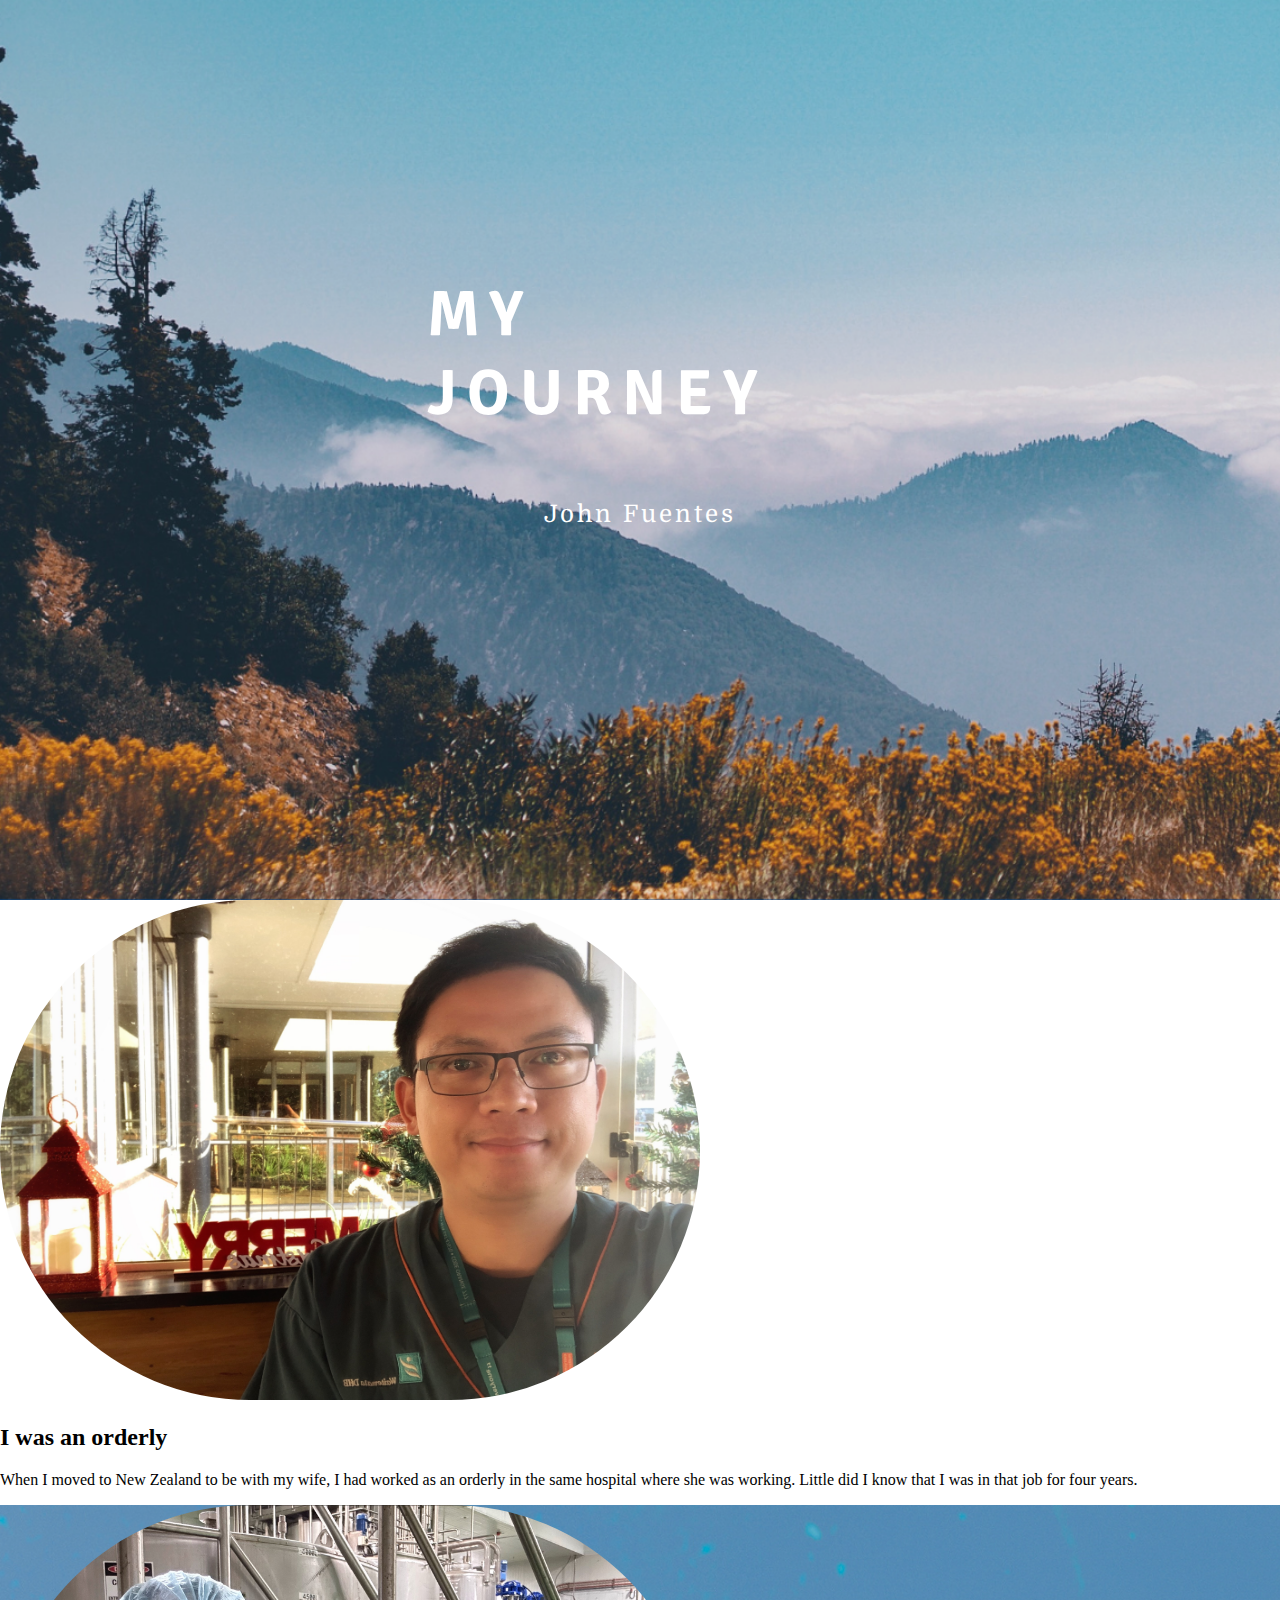
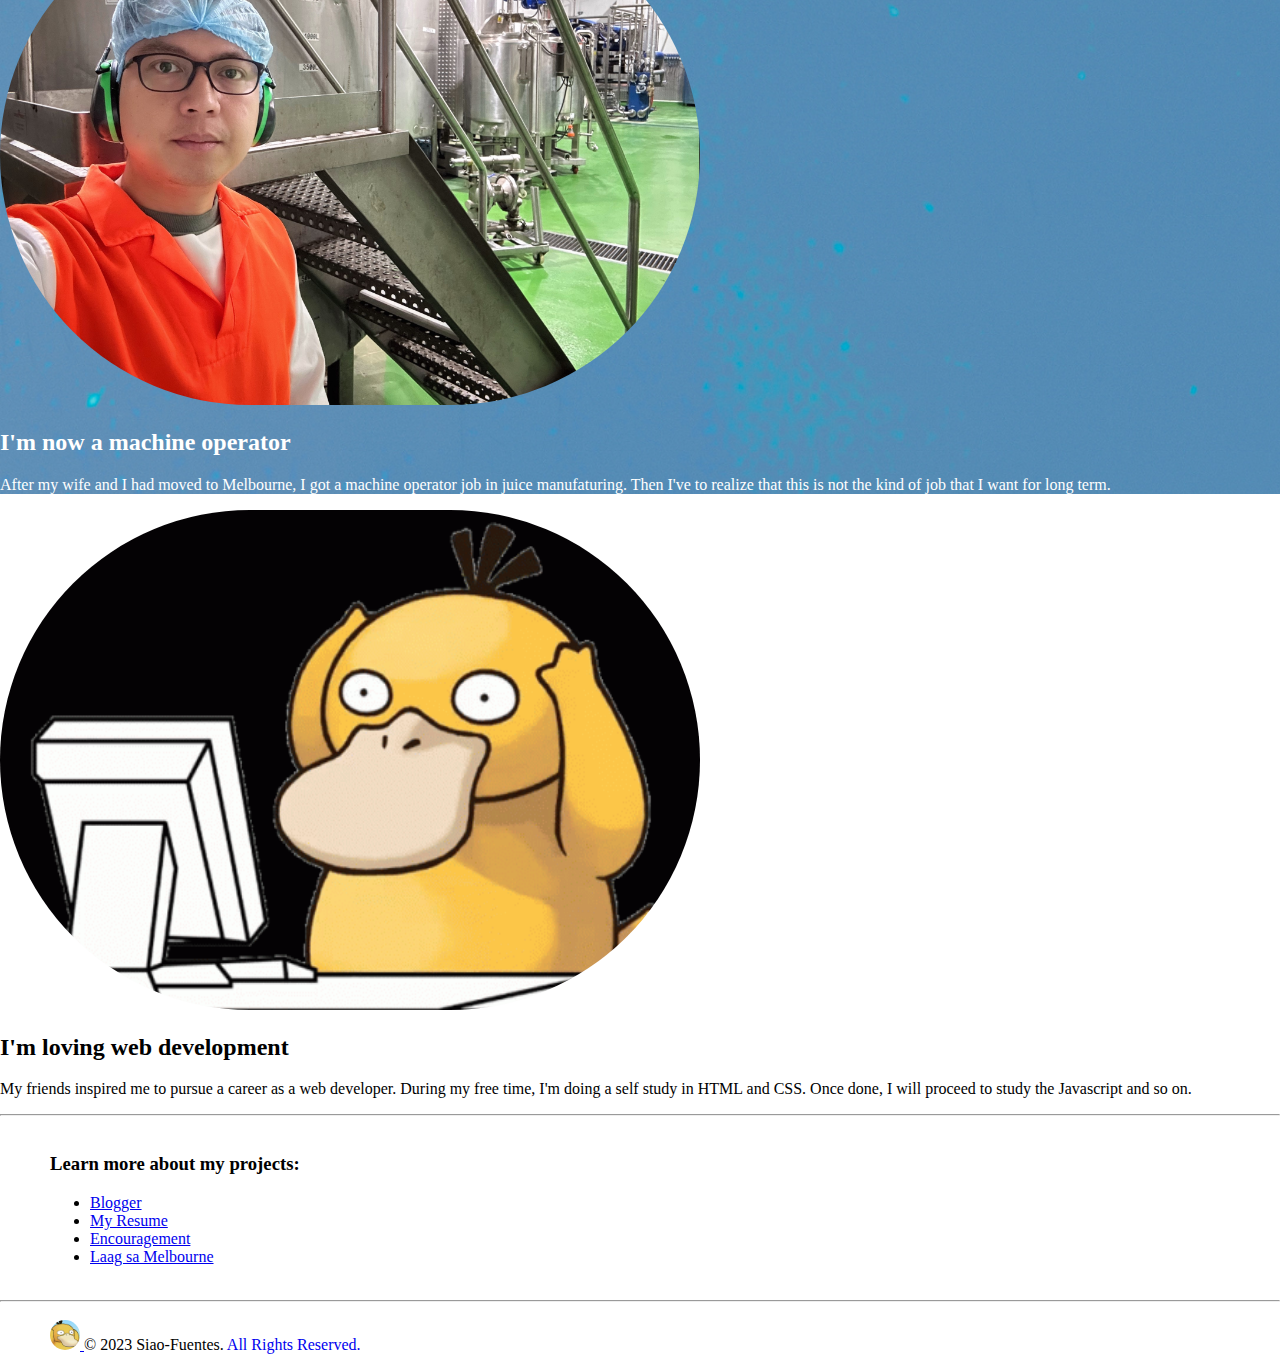
<file: index.html>
<!DOCTYPE html>
<html lang="en">
    <head>
        <meta charset="UTF-8">
        <meta name="viewport" content="width=device-width, initial-scale=1.0">
        <title>My Journey</title>
        <link rel="stylesheet" href="style.css">

        <!-- Bootstrap link -->
        <link href="https://cdn.jsdelivr.net/npm/bootstrap@5.3.0/dist/css/bootstrap.min.css" rel="stylesheet" integrity="sha384-9ndCyUaIbzAi2FUVXJi0CjmCapSmO7SnpJef0486qhLnuZ2cdeRhO02iuK6FUUVM" crossorigin="anonymous">
        
        <!-- Google Fonts - Signika Negative - SemiBold 600 -->
        <link rel="preconnect" href="https://fonts.googleapis.com">
        <link rel="preconnect" href="https://fonts.gstatic.com" crossorigin>
        <link href="https://fonts.googleapis.com/css2?family=Signika+Negative:wght@600&display=swap" rel="stylesheet">
        <!-- Google Fonts - Domine - Medium 500 -->
        <link rel="preconnect" href="https://fonts.googleapis.com">
    <link rel="preconnect" href="https://fonts.gstatic.com" crossorigin>
    <link href="https://fonts.googleapis.com/css2?family=Domine:wght@500&display=swap" rel="stylesheet">
    </head>

    <body>
        <!-- page 1-->
        <section class="page1">
            <div>
                <h1>my journey</h1>
                <p>John Fuentes</p>
            </div>
        </section>
        <!-- page 2 -->
        <section class="page2">
            <div class="container col-xxl-8 px-4 py-5">
                <div class="row flex-lg-row-reverse align-items-center g-5 py-5">
                  <div class="col-10 col-sm-8 col-lg-6">
                    <img src="./images/orderly.JPG" class="d-block mx-lg-auto img-fluid" alt="my photo when I worked as an orderly in the hospital" width="700" height="500" loading="lazy">
                  </div>
                  <div class="col-lg-6">
                    <h2 class="display-5 fw-bold text-body-emphasis lh-1 mb-3">I was an orderly</h2>
                    <p class="lead">When I moved to New Zealand to be with my wife, I had worked as an orderly in the same hospital where she was working. Little did I know that I was in that job for four years.</p>
                  </div>
                </div>
              </div>
        </section>
        <!-- page 3 -->
        <section class="page3">
            <div class="container col-xxl-8 px-4 py-5">
                <div class="row flex-lg-row-reverse align-items-center g-5 py-5">
                  <div class="col-10 col-sm-8 col-lg-6">
                    <img src="./images/machine operator.jpg" class="d-block mx-lg-auto img-fluid" alt="my photo when I worked as an orderly in the hospital" width="700" height="500" loading="lazy">
                  </div>
                  <div class="col-lg-6">
                    <h2 class="display-5 fw-bold lh-1 mb-3">I'm now a machine operator</h2>
                    <p class="lead">After my wife and I had moved to Melbourne, I got a machine operator job in juice manufaturing. Then I've to realize that this is not the kind of job that I want for long term.</p>
                  </div>
                </div>
              </div>
        </section>
        <!-- page 4 -->
        <section class="page4">
            <div class="container col-xxl-8 px-4 py-5">
                <div class="row flex-lg-row-reverse align-items-center g-5 py-5">
                  <div class="col-10 col-sm-8 col-lg-6">
                    <img src="./images/psyduck.gif" class="d-block mx-lg-auto img-fluid" alt="psyduck doing coding in the computer" width="700" height="500" loading="lazy">
                  </div>
                  <div class="col-lg-6">
                    <h2 class="display-5 fw-bold lh-1 mb-3">I'm loving web development</h2>
                    <p class="lead">My friends inspired me to pursue a career as a web developer. During my free time, I'm doing a self study in HTML and CSS. Once done, I will proceed to study the Javascript and so on. </p>
                  </div>
                </div>
              </div>
        </section>
        <hr>
        <!-- page 5 -->
        <section class="page5">
            <h3>Learn more about my projects:</h3>
            <ul>
                <li><a href="./Blogger/blogger.html" target="_blank">Blogger</a></li>
                <li><a href="./My Resume/resume.html" target="_blank">My Resume</a></li>
                <li><a href="./Encouragement/encouragement.html" target="_blank">Encouragement</a></li>
                <li><a href="./Laag sa Melbourne/laag.html" target="_blank">Laag sa Melbourne</a></li>
            </ul>
        </section>
    </body>
    <hr>
    <footer>
        <a href="https://www.youtube.com/watch?v=rxmI_eHvbNA" target="_blank" class="mb-3 me-2 mb-md-0 text-body-secondary text-decoration-none lh-1">
            <img src="./Laag sa Melbourne/Psyduck.jpg" alt="Psyduck" height="30px"> 
        </a>
        © 2023 Siao-Fuentes. <a href="https://www.youtube.com/watch?v=rxmI_eHvbNA" target="_blank" style="text-decoration:none">   All Rights Reserved.</a>
    </footer>
</html>
</file>
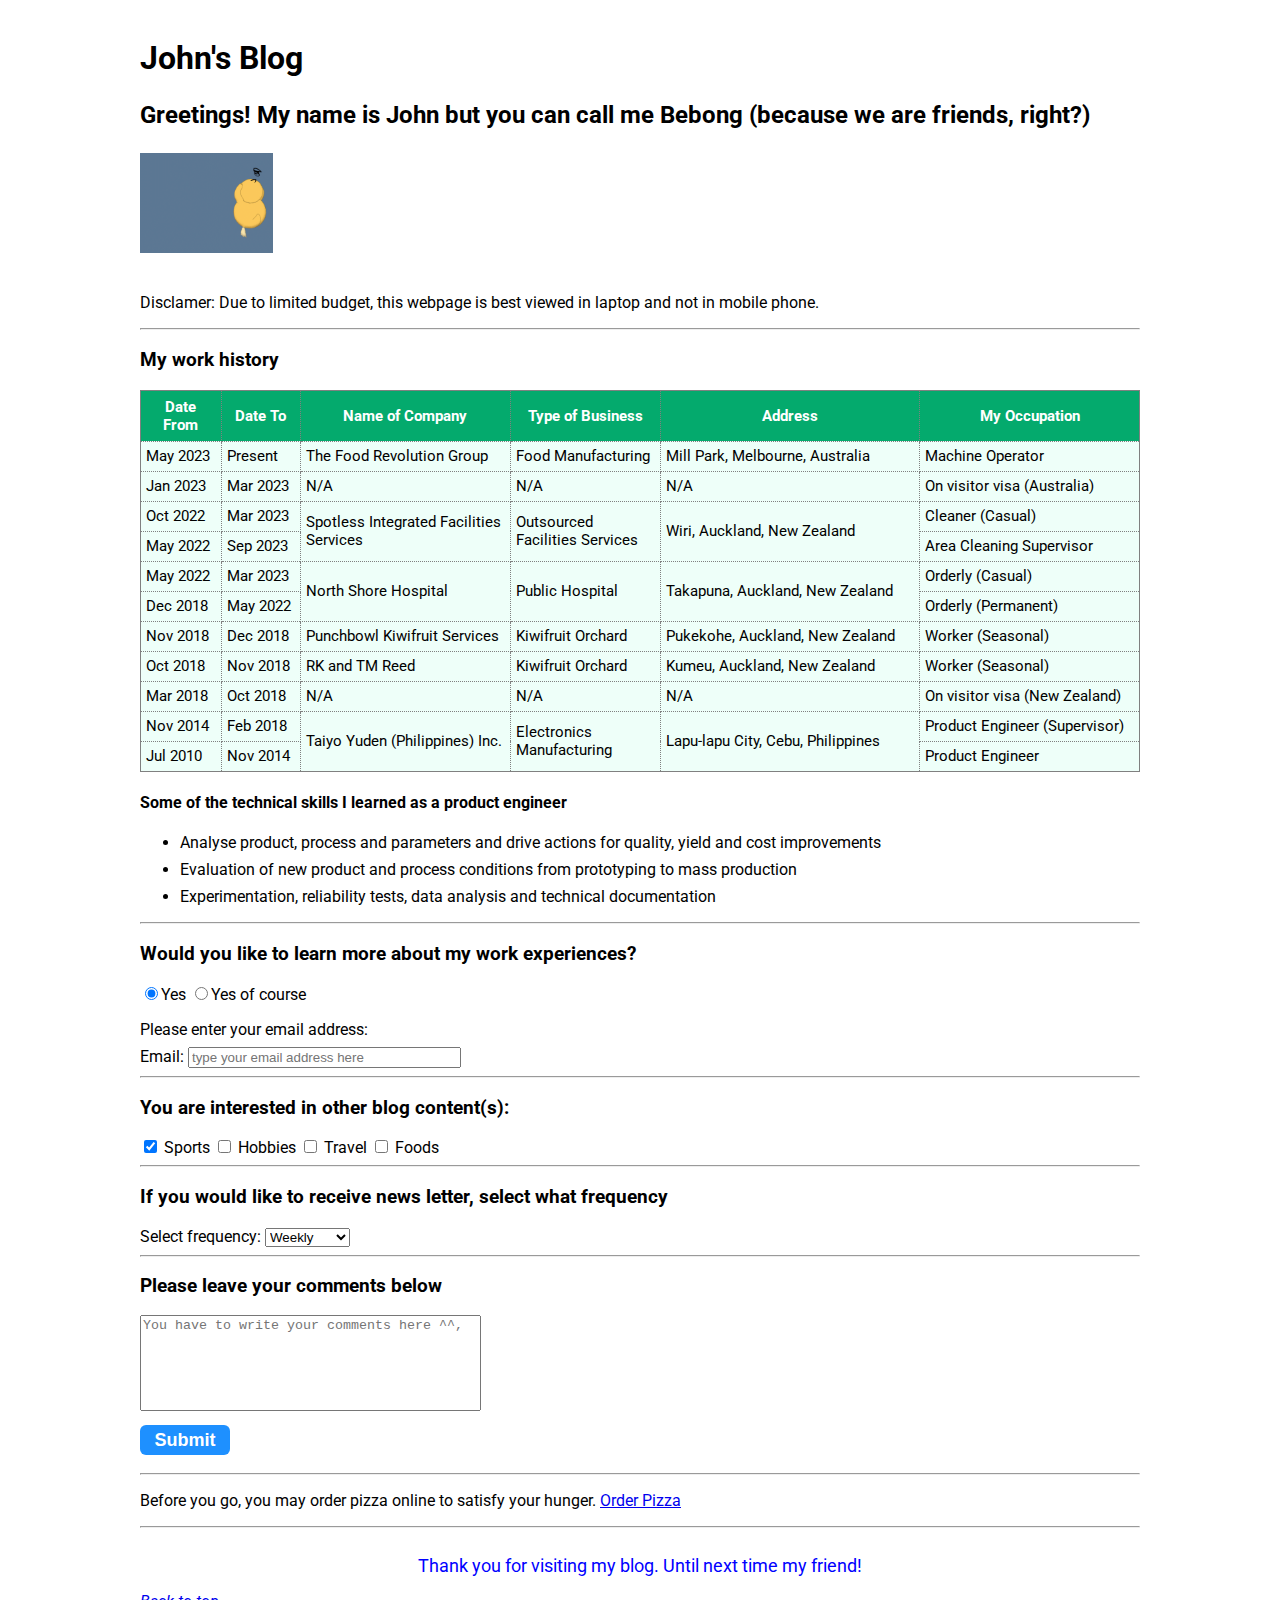
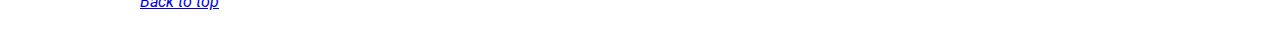
<file: Blogger/blogger.html>
<!DOCTYPE html>
<html lang="en">
<head>
    <meta charset="utf-8">
    <meta name="viewport" content="width=device-width, initial-scale=1.0">
    <title>Blogger</title>
    <link rel="preconnect" href="https://fonts.googleapis.com">
    <link rel="preconnect" href="https://fonts.gstatic.com" crossorigin>
    <link href="https://fonts.googleapis.com/css2?family=Roboto&display=swap" rel="stylesheet">
    <style>
        body{
        font-family:roboto;
        }
        .page {
        width: 1000px;
        margin: auto;
        padding: 10px;
        }
        table {
        border: 1px solid gray;
        border-collapse: collapse;
        background-color: rgb(255, 254, 246);
        width: 100%;
        }
        th, td {
        border: 1px dotted gray;
        font-size: 15px;
        padding:5px;
        background-color: #eefff9;
        color: black;
        }
        tr {
        height: 30px;
        }
        th {
        height: 40px;
        background-color: #04AA6D;
        color: white;
        }
        li{
        margin-bottom:8px;
        }
        footer{
        font-size:18px; 
        color:blue; 
        text-align:center;
        }
    </style>
</head>
<body>
    <div class="page">
        <h1>John's Blog</h1>
        <h2><p>Greetings! My name is John but you can call me Bebong (because we are friends, right?)</p></h2>
        <img src="./assets/images/psyduck.gif" alt="my profile photo" height="100" style="margin-bottom:20px">
        <p>Disclamer: Due to limited budget, this webpage is best viewed in laptop and not in mobile phone.</p>
        <main>
            <section><hr>
                <h3>My work history</h3>
                <table>
                    <thead>
                    <tr>
                        <th width="72px">Date From</th>
                        <th width="69x">Date To</th>
                        <th width="21%">Name of Company</th>
                        <th width="15%">Type of Business</th>
                        <th width="26%">Address</th>
                        <th width="22%">My Occupation</th>
                    </tr>
                    </thead>
                    <tbody>
                    <tr>
                        <td>May 2023</td>
                        <td>Present</td>
                        <td>The Food Revolution Group</td>
                        <td>Food Manufacturing</td>
                        <td>Mill Park, Melbourne, Australia</td>
                        <td>Machine Operator</td>
                    </tr>
                    <tr>
                        <td>Jan 2023</td>
                        <td>Mar 2023</td>
                        <td>N/A</td>
                        <td>N/A</td>
                        <td>N/A</td>
                        <td>On visitor visa (Australia)</td>
                    </tr>
                    <tr>
                        <td>Oct 2022</td>
                        <td>Mar 2023</td>
                        <td rowspan="2">Spotless Integrated Facilities Services</td>
                        <td rowspan="2">Outsourced Facilities Services</td>
                        <td rowspan="2">Wiri, Auckland, New Zealand</td>
                        <td>Cleaner (Casual)</td>
                    </tr>
                    <tr>
                        <td>May 2022</td>
                        <td>Sep 2023</td>
                        <td>Area Cleaning Supervisor</td>    
                    </tr>
                    <tr>
                        <td>May 2022</td>
                        <td>Mar 2023</td>
                        <td rowspan="2">North Shore Hospital</td>
                        <td rowspan="2">Public Hospital</td>
                        <td rowspan="2">Takapuna, Auckland, New Zealand</td>
                        <td>Orderly (Casual)</td>    
                    </tr>
                    <tr>
                        <td>Dec 2018</td>
                        <td>May 2022</td>
                        <td>Orderly (Permanent)</td>    
                    </tr>
                    <tr>
                        <td>Nov 2018</td>
                        <td>Dec 2018</td>
                        <td>Punchbowl Kiwifruit Services</td>
                        <td>Kiwifruit Orchard</td>
                        <td>Pukekohe, Auckland, New Zealand</td>
                        <td>Worker (Seasonal)</td>    
                    </tr>
                    <tr>
                        <td>Oct 2018</td>
                        <td>Nov 2018</td>
                        <td>RK and TM Reed</td>
                        <td>Kiwifruit Orchard</td>
                        <td>Kumeu, Auckland, New Zealand</td>
                        <td>Worker (Seasonal)</td>    
                    </tr>
                    <tr>
                        <td>Mar 2018</td>
                        <td>Oct 2018</td>
                        <td>N/A</td>
                        <td>N/A</td>
                        <td>N/A</td>
                        <td>On visitor visa (New Zealand)</td>
                    </tr>
                    <tr>
                        <td>Nov 2014</td>
                        <td>Feb 2018</td>
                        <td rowspan="2">Taiyo Yuden (Philippines) Inc.</td>
                        <td rowspan="2">Electronics Manufacturing</td>
                        <td rowspan="2">Lapu-lapu City, Cebu, Philippines</td>
                        <td>Product Engineer (Supervisor)</td>    
                    </tr>
                    <tr>
                        <td>Jul 2010</td>
                        <td>Nov 2014</td>
                        <td>Product Engineer</td>    
                    </tr>
                    </tbody>
                </table>
            </section>
            <section>
                <!-- My skills -->
                <h4>Some of the technical skills I learned as a product engineer</h4>
                <ul>
                    <li>Analyse product, process and parameters and drive actions for quality, yield and cost improvements</li>
                    <li>Evaluation of new product and process conditions from prototyping to mass production</li>
                    <li>Experimentation, reliability tests, data analysis and technical documentation</li>
                </ul>
            </section>
            <hr>
            <form action="https://Bebong.com/coding-projects/blogger" method="post">
            <section>
                <!-- Ask user if want to learn more about my work experiences. -->
                <h3>Would you like to learn more about my work experiences?</h3>
                <input type="radio" id="yes" name="yes-no" value="yes" checked><label for="yes">Yes</label>
                <input type="radio" id="no" name="yes-no" value="no"><label for="no">Yes of course</label>
                <p style="margin-bottom: 8px">Please enter your email address:</p>
                <!-- Asking for email -->
                <label for="email_address">Email: </label><input type="email" id="email_address" name="email_address" placeholder="type your email address here" size="31" required>
            </section>
            <hr>
            <section>
                <!-- Ask user what are his/her interest(s) -->
                <h3>You are interested in other blog content(s):</h3>
                <input type="checkbox" id="sports" name="sports" value="sports" checked><label for="sports"> Sports</label>
                <input type="checkbox" id="hobbies" name="hobbies" value="hobbies"><label for="hobbies"> Hobbies</label>
                <input type="checkbox" id="travel" name="travel" value="travel"><label for="travel"> Travel</label>
                <input type="checkbox" id="food" name="food" value="food"><label for="food"> Foods</label>
            </section>
            <hr>
            <section>
                <!-- Ask user if want to receive newsletter -->
                <h3>If you would like to receive news letter, select what frequency</h3>
                <label for="frequency">Select frequency:</label>
                    <select name="frequency" id="frequency">
                        <option value="weekly">Weekly</option>
                        <option value="fortnightly">Fortnightly</option>
                        <option value="monthly">Monthly</option>
                        <option value="quarterly">Quarterly</option>
                        <option value="annually">Annually</option>
                    </select>
            </section>
            <hr>
            <section>
                <!-- Ask user for comments -->
                <h3><label for="comments">Please leave your comments below</label></h3><br>
                <textarea id="comments" name="comments" rows="6" cols="40" style="margin-top:-20px; resize:none" placeholder="You have to write your comments here ^^,"></textarea><br>
                <!-- Submit button --> 
                <input type="submit" value="Submit" style="height:30px; width:90px; color: white; background-color: dodgerblue; border: none; border-radius:6px; font-weight:700; font-size:large; margin:10px 0">
                <hr>
            </section>
            </form>
            <!-- pizza order form -->
            <p>Before you go, you may order pizza online to satisfy your hunger. <a href="./public/PizzaOrderForm.html">Order Pizza</a></p>
        </main>
        <hr><br>
        <footer id="footer">Thank you for visiting my blog. Until next time my friend!</footer>
        <p><a href="#top"><em>Back to top</em></a></p>
        <!-- text-align:center in anchor tag above is not working. Why? -->
    </div>
</body>
</html>
</file>
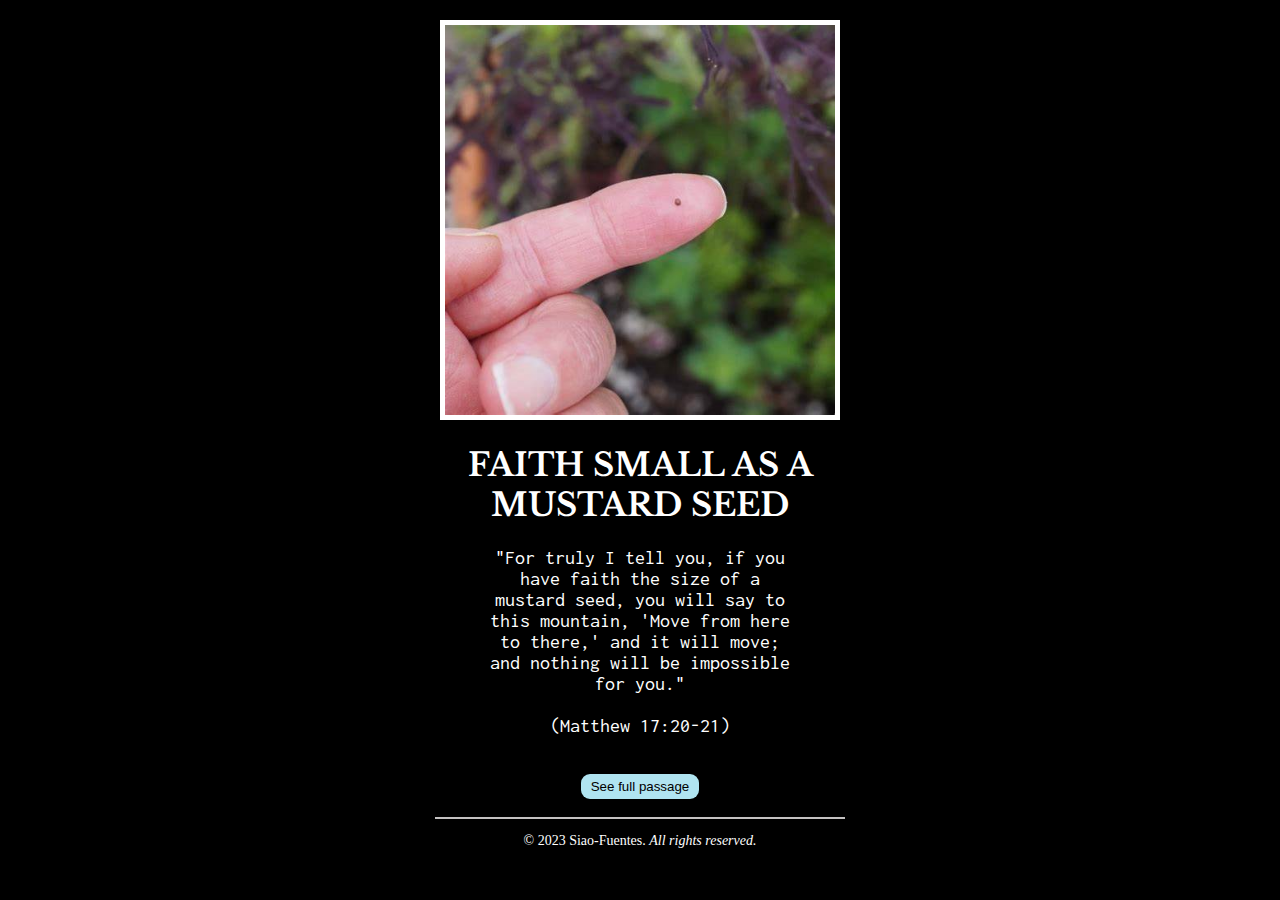
<file: Encouragement/encouragement.html>
<!-- 
  TODO: Create a motivational post website.
Style it how ever you like. 
Look at the goal image for inspiration.
But it must have the following features:
1. The main h1 text should be using the Regular Libre Baskerville Font from Google Fonts:
  https://fonts.google.com/specimen/Libre+Baskerville
2. The text should be white and background black.
3. Add your own image into the images folder inside assets. It should have a 5px white border.
4. The text should be center aligned.
5. Create a div to contain the h1, p and img elements. Adjust the margins so that the image and text are centered on the page. 
  Hint: You horizontally center a div by giving it a width of 50% and a margin-left of 25%.
  Hint: Set the image to have a width of 100% so it fills the div. 
6. Read about the text-transform property on MDN docs to make the h1 uppercase with CSS.
  https://developer.mozilla.org/en-US/docs/Web/CSS/text-transform 
-->
<!DOCTYPE html>
<html lang="en">
<head>
    <meta charset="UTF-8">
    <meta name="viewport" content="width=device-width, initial-scale=1.0">
    <link rel="stylesheet" href="encouragement.css">
    <title>Word of God</title>
    <!-- font-family: 'Libre Baskerville', serif; -->
    <link rel="preconnect" href="https://fonts.googleapis.com">
    <link rel="preconnect" href="https://fonts.gstatic.com" crossorigin>
    <link href="https://fonts.googleapis.com/css2?family=Libre+Baskerville&display=swap" rel="stylesheet">
    <!-- font-family: 'Inconsolata', monospace;  -->
    <link rel="preconnect" href="https://fonts.googleapis.com">
    <link rel="preconnect" href="https://fonts.gstatic.com" crossorigin>
    <link href="https://fonts.googleapis.com/css2?family=Inconsolata:wght@200&display=swap" rel="stylesheet">
</head>
<body>
    <div>
        <img src="./assets/images/mustard-seed.jpg" alt="A mustard seed held by a hand with a tree background">
        <h1>Faith small as a mustard seed</h1>
        <p>"For truly I tell you, if you have faith the size of a mustard seed, you will say to this mountain, 'Move from here to there,' and it will move; and nothing will be impossible for you."<br><br> (Matthew 17:20-21)</p>
        <br>
        <button id="link"><a href="https://www.biblegateway.com/passage/?search=Matthew%2017&version=NKJV" target="_blank">See full passage</a></button>
        <hr>
    </div>
</body>
<footer>
    <p>© 2023 Siao-Fuentes. <a href="https://www.youtube.com/watch?v=rxmI_eHvbNA" target="_blank" style="color:white"><em>All rights reserved.</em></a></p>
</footer>
</html>
</file>
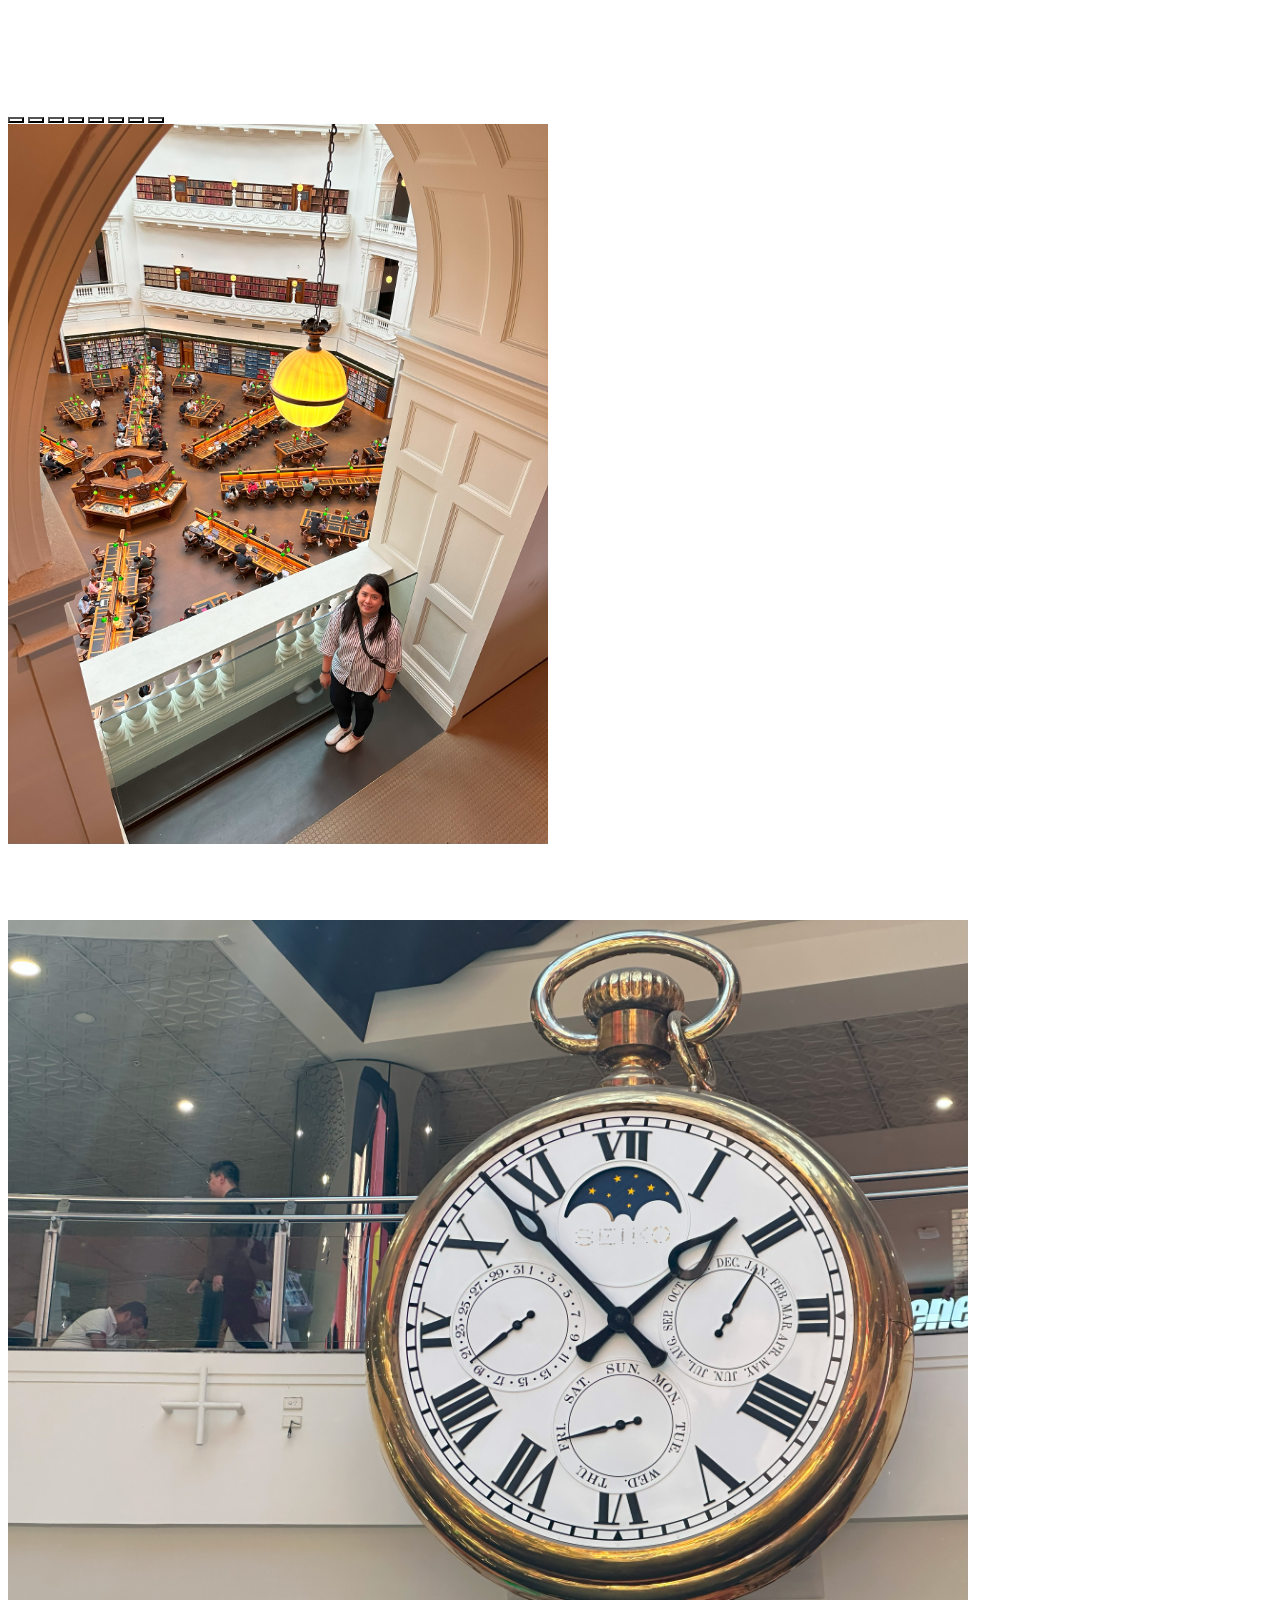
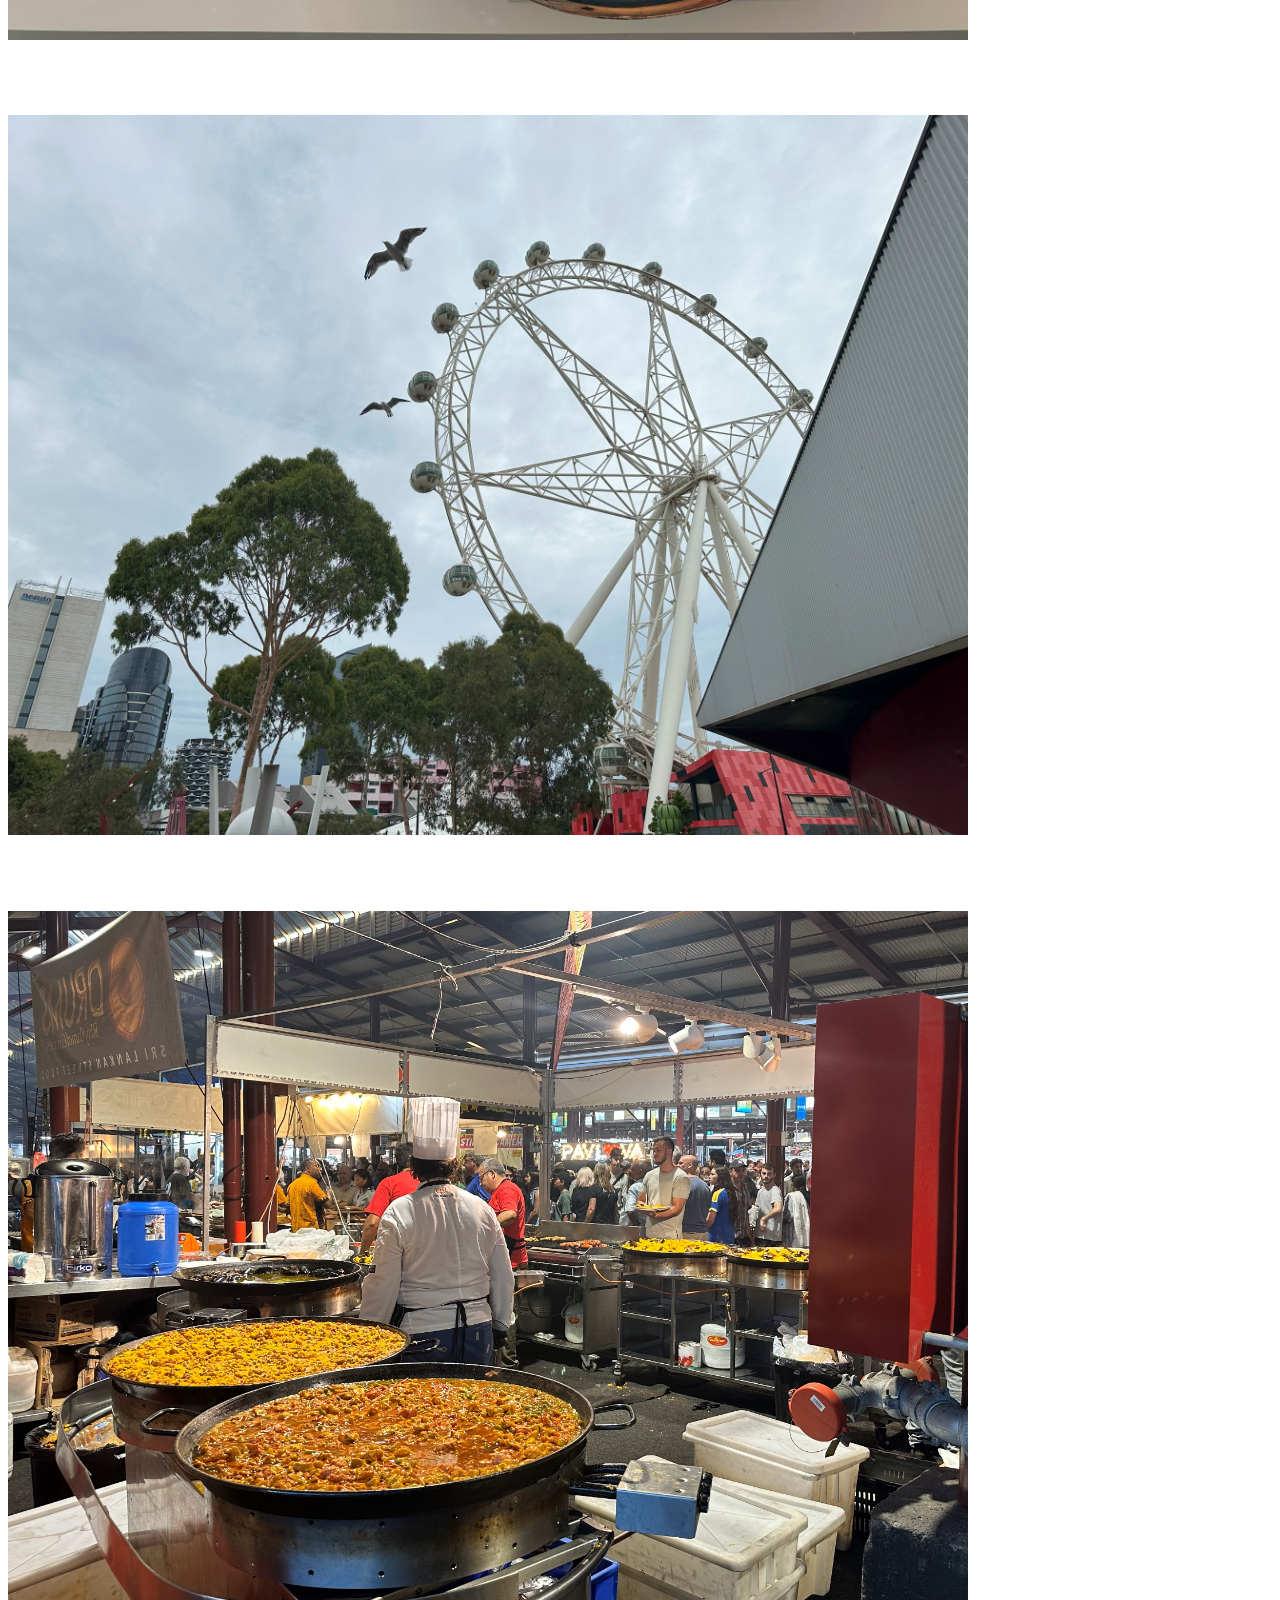
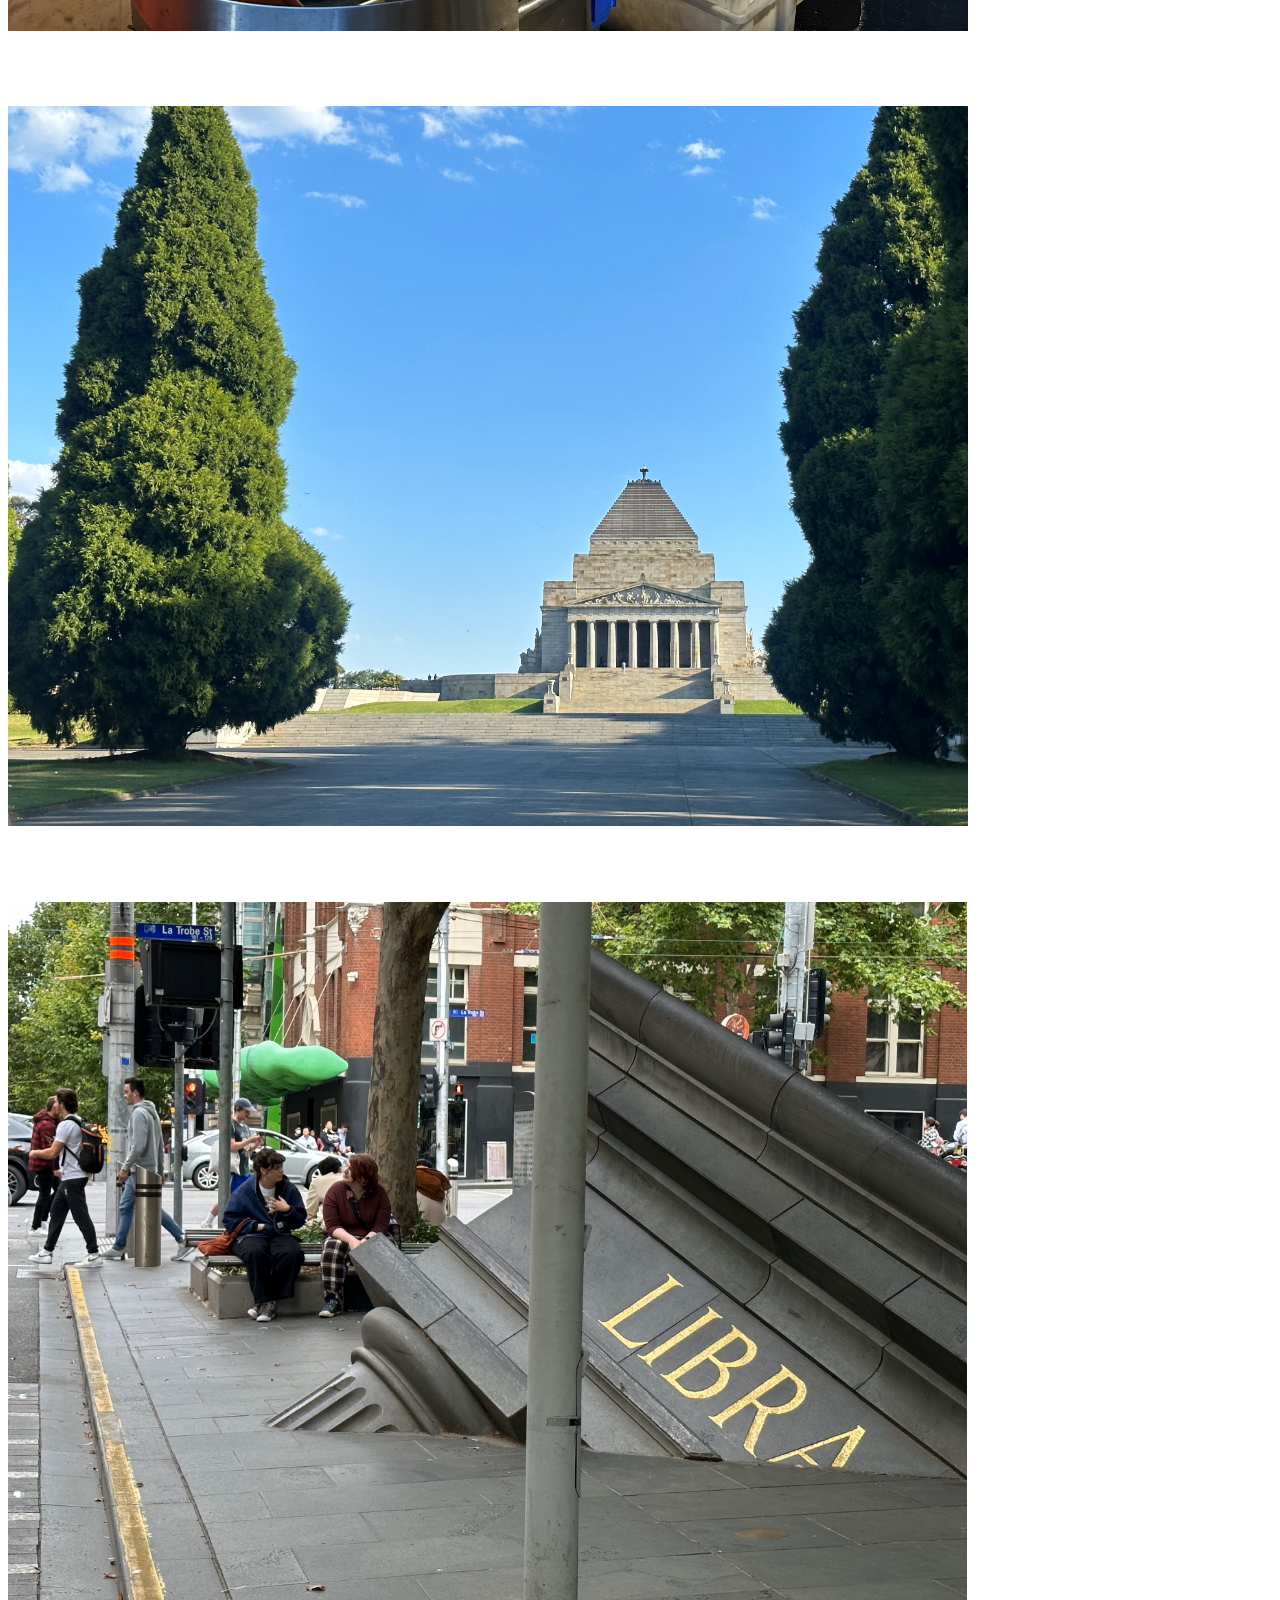
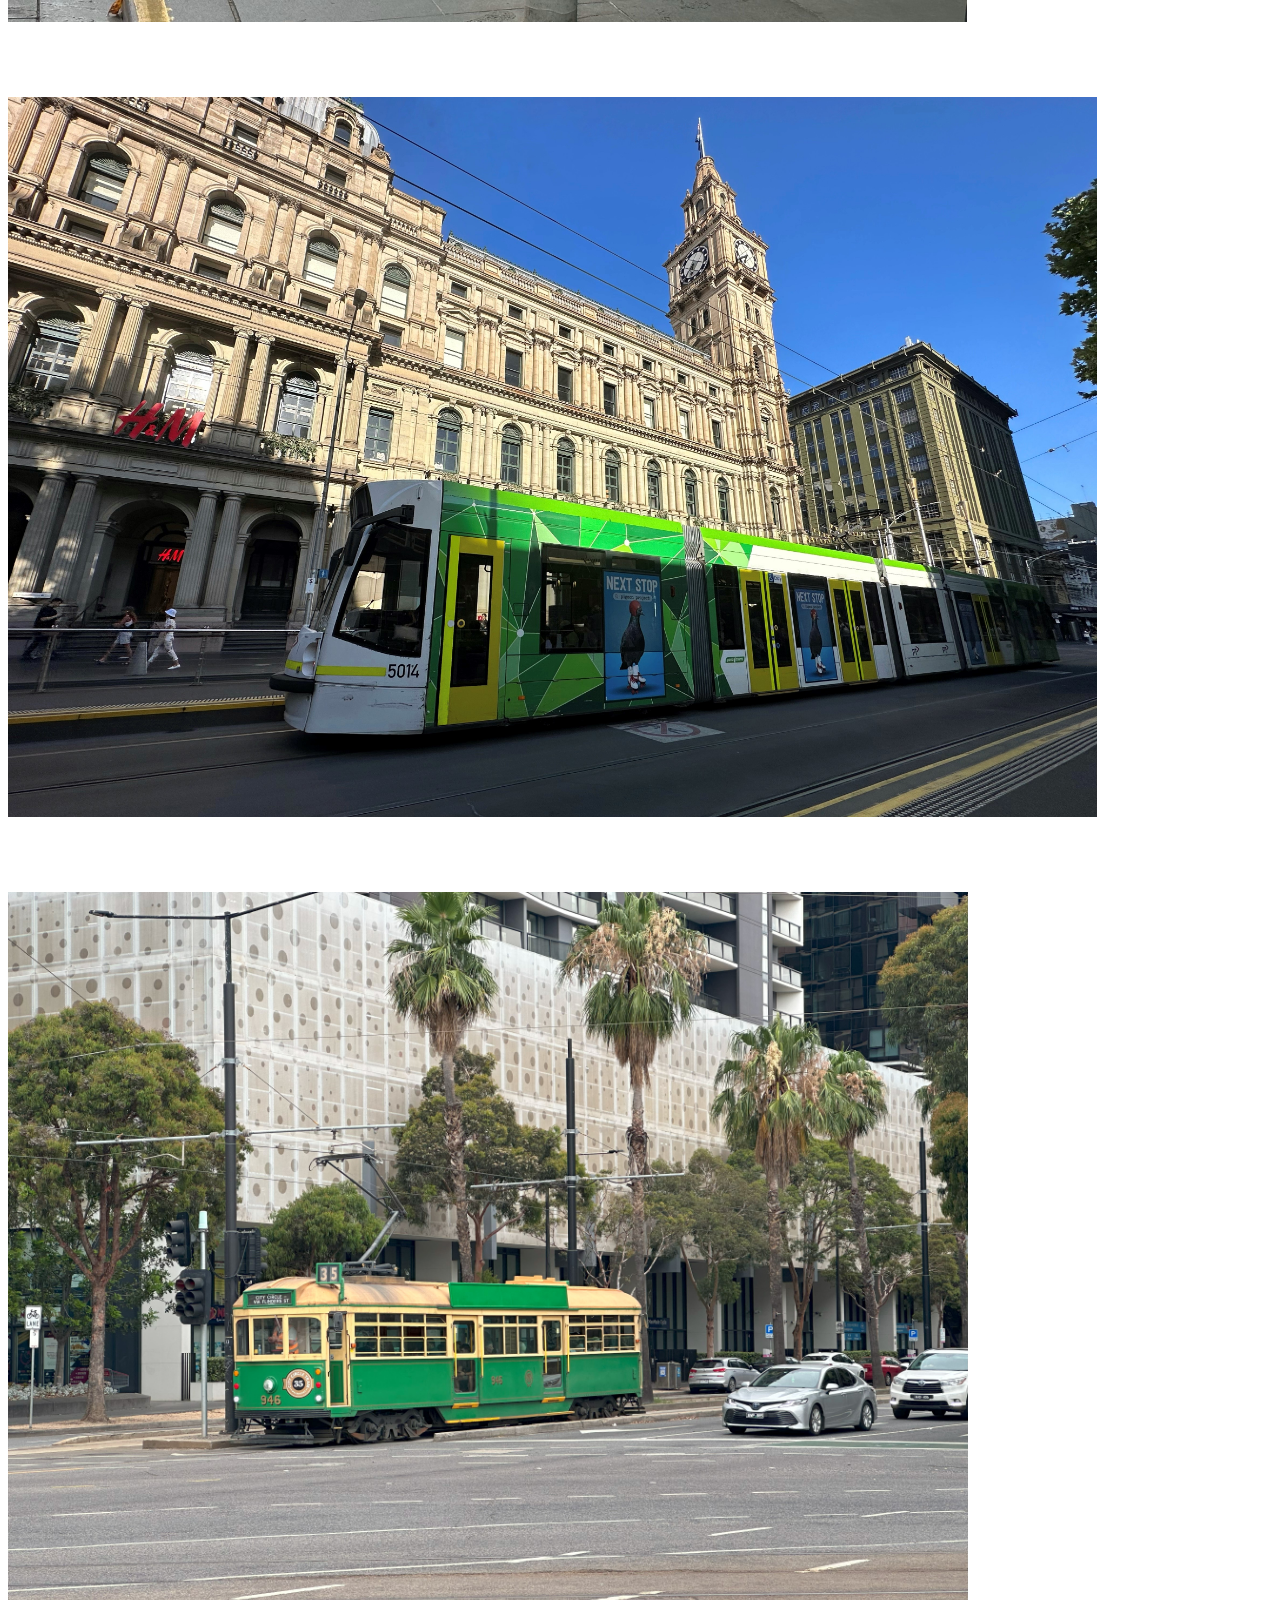
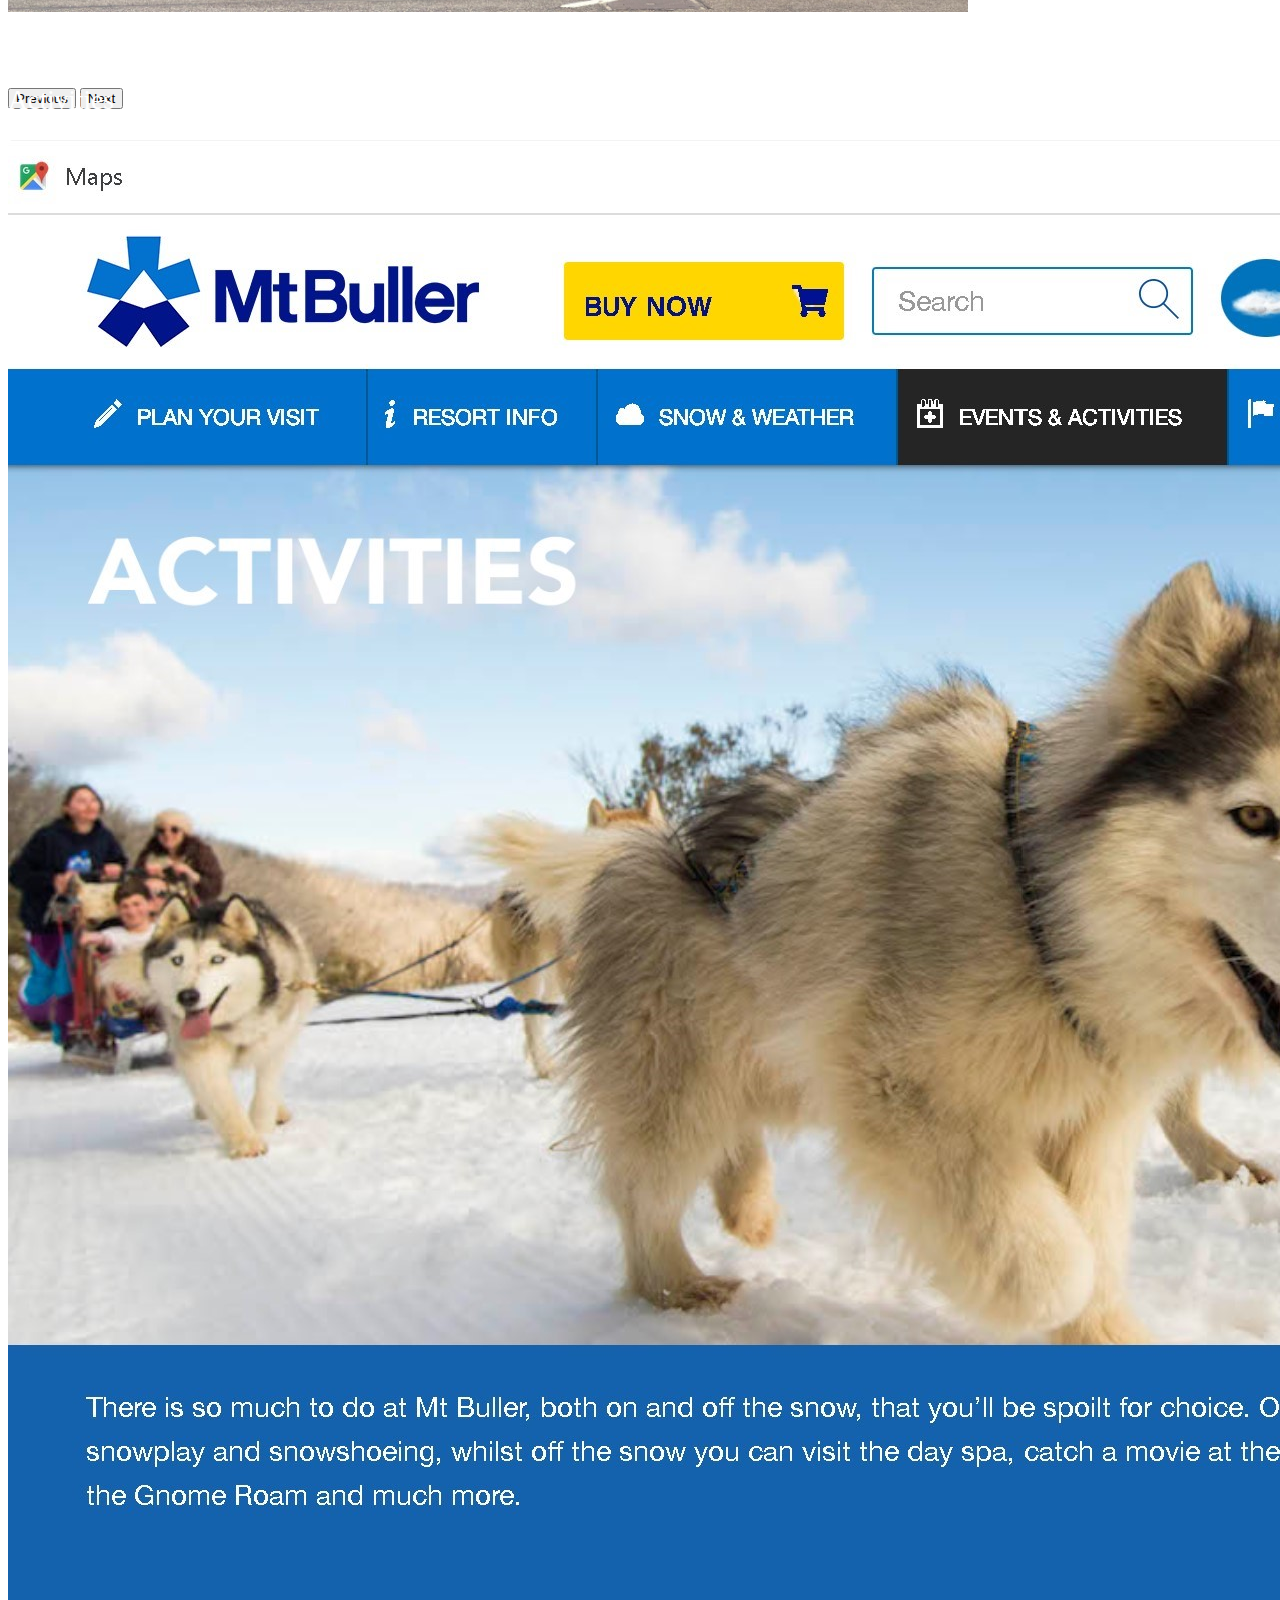
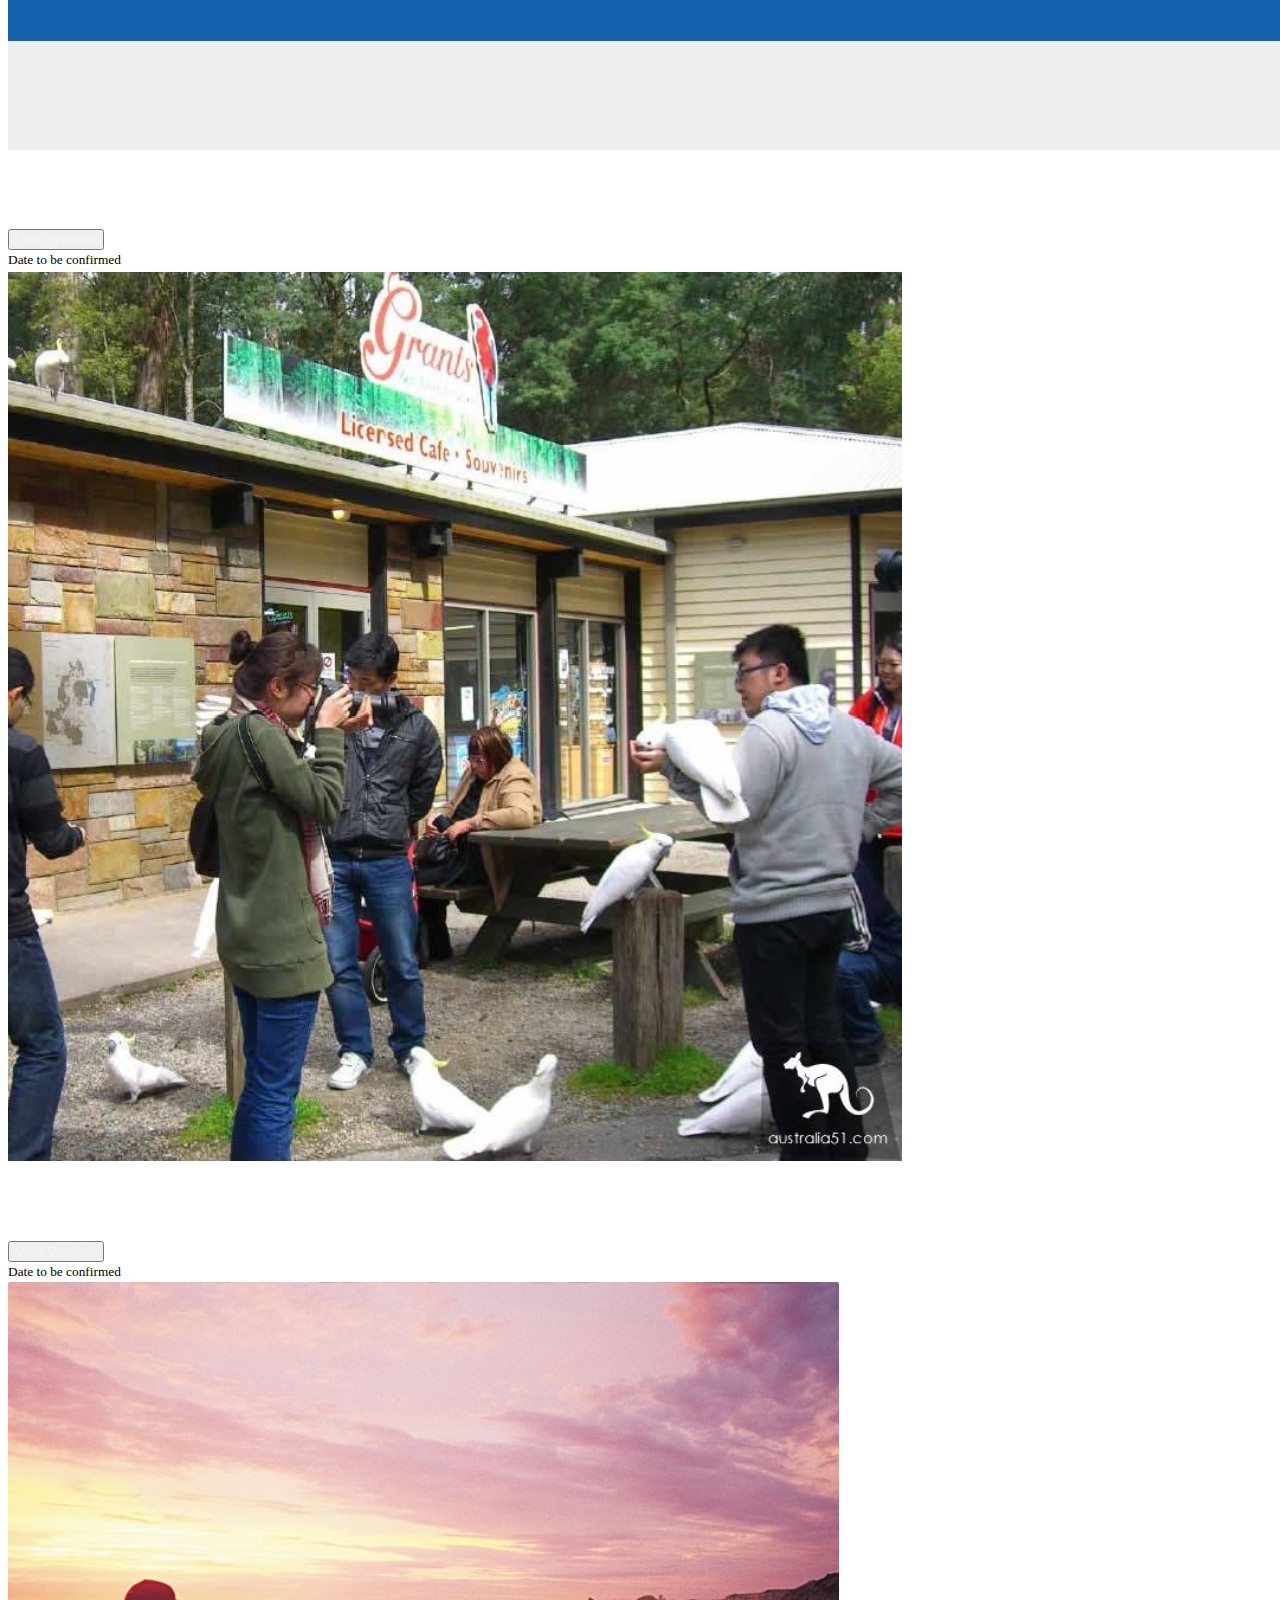
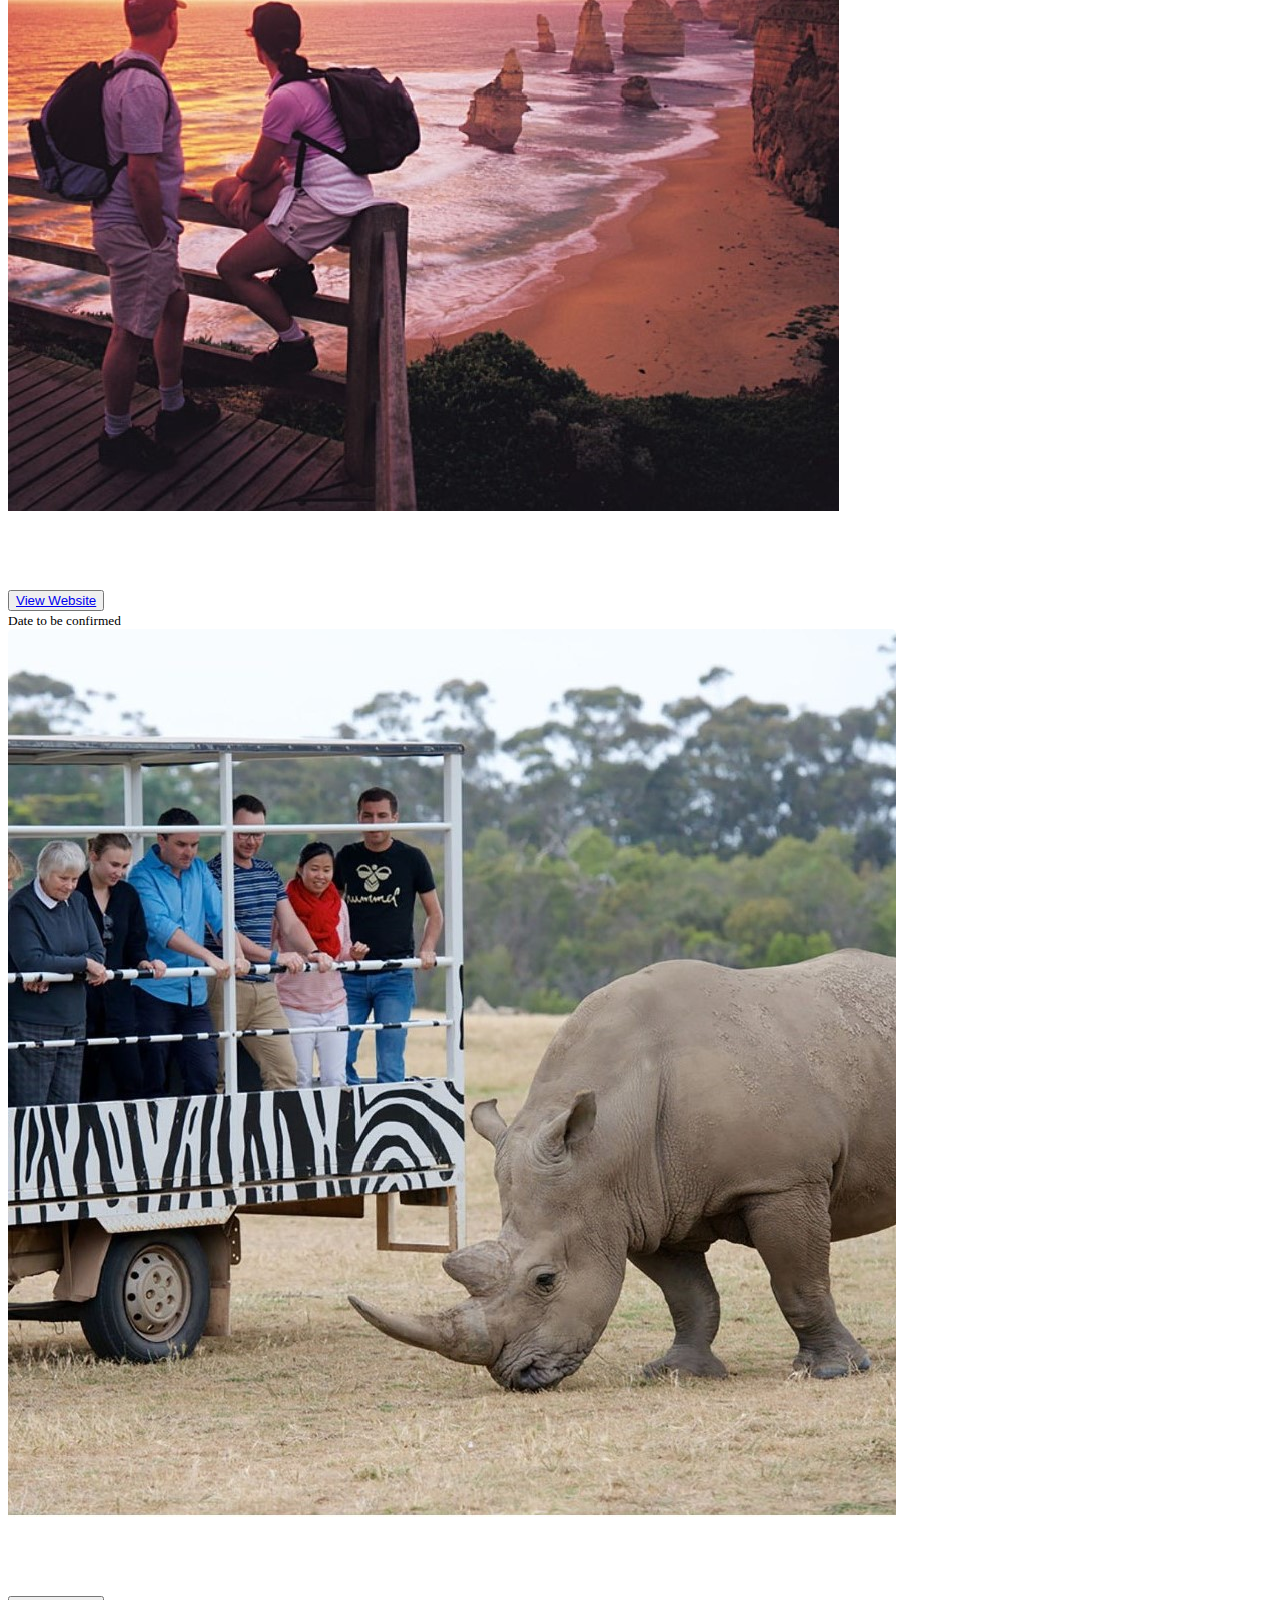
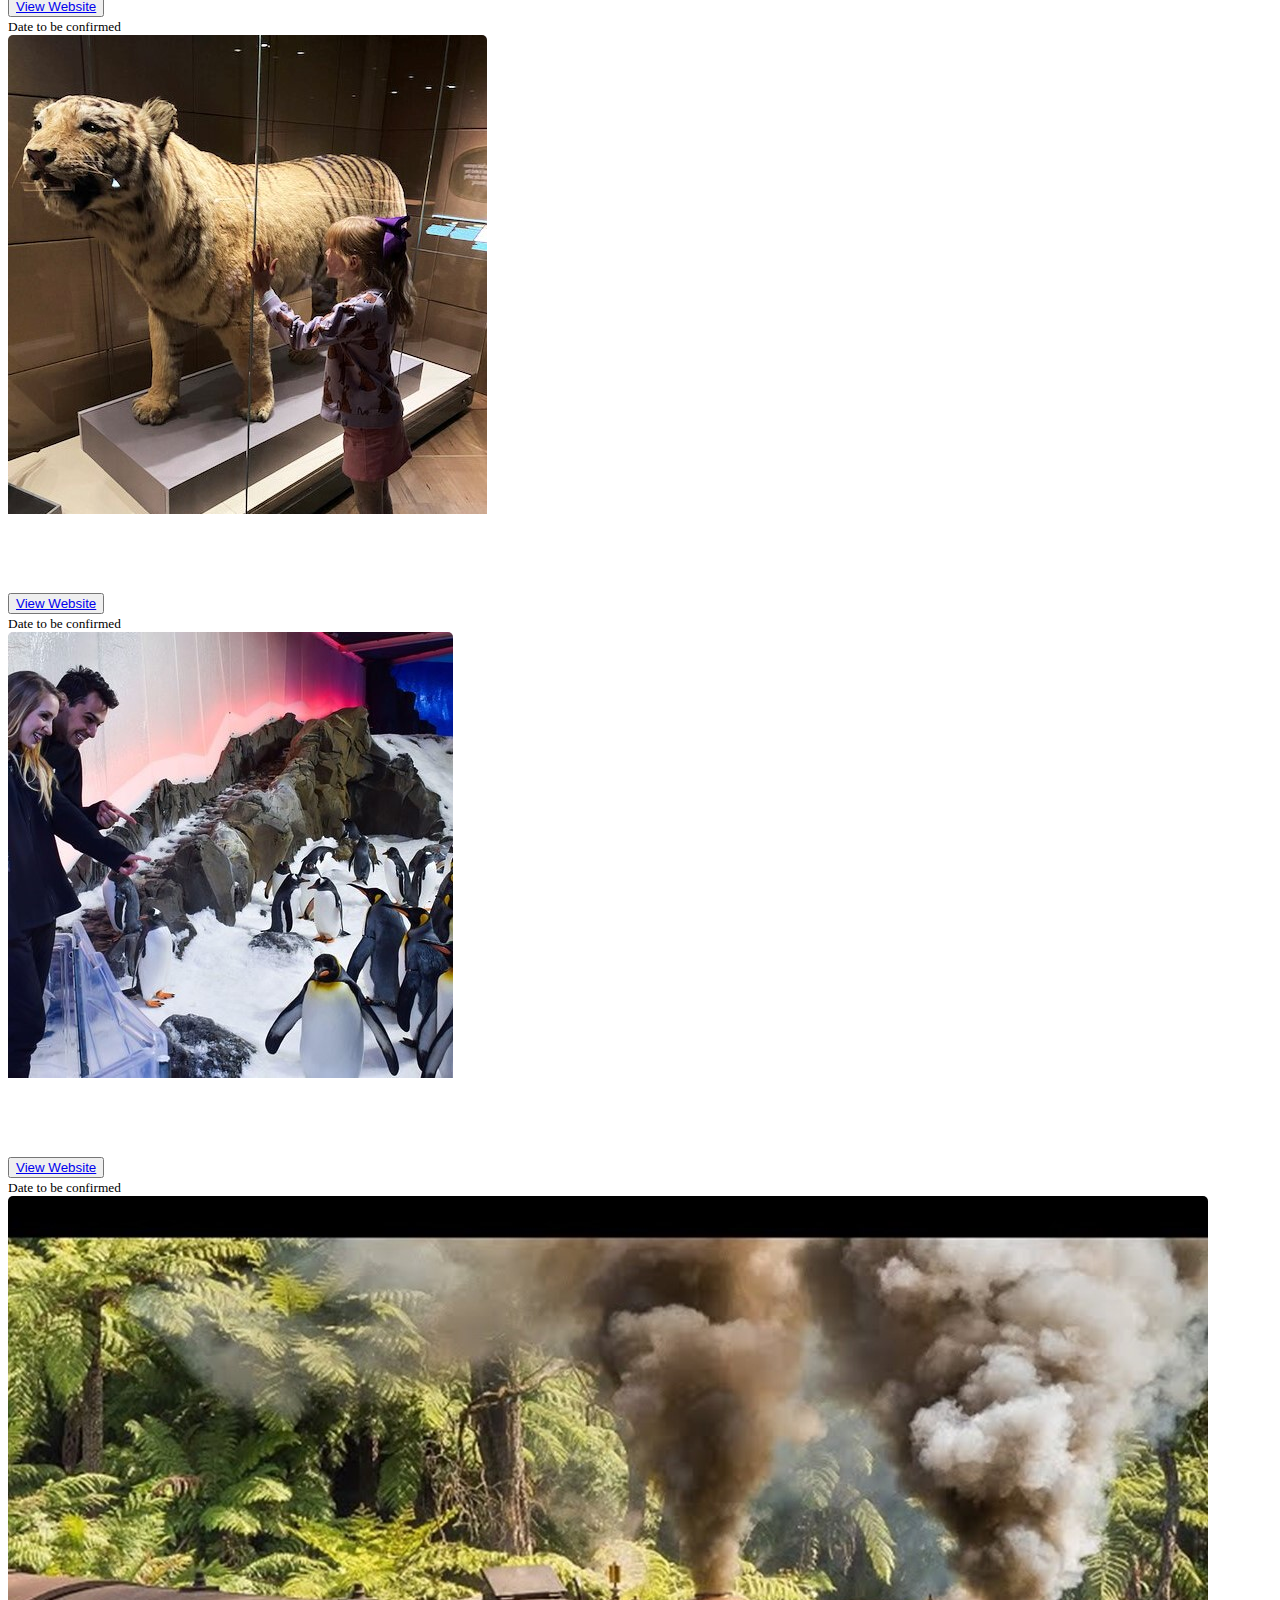
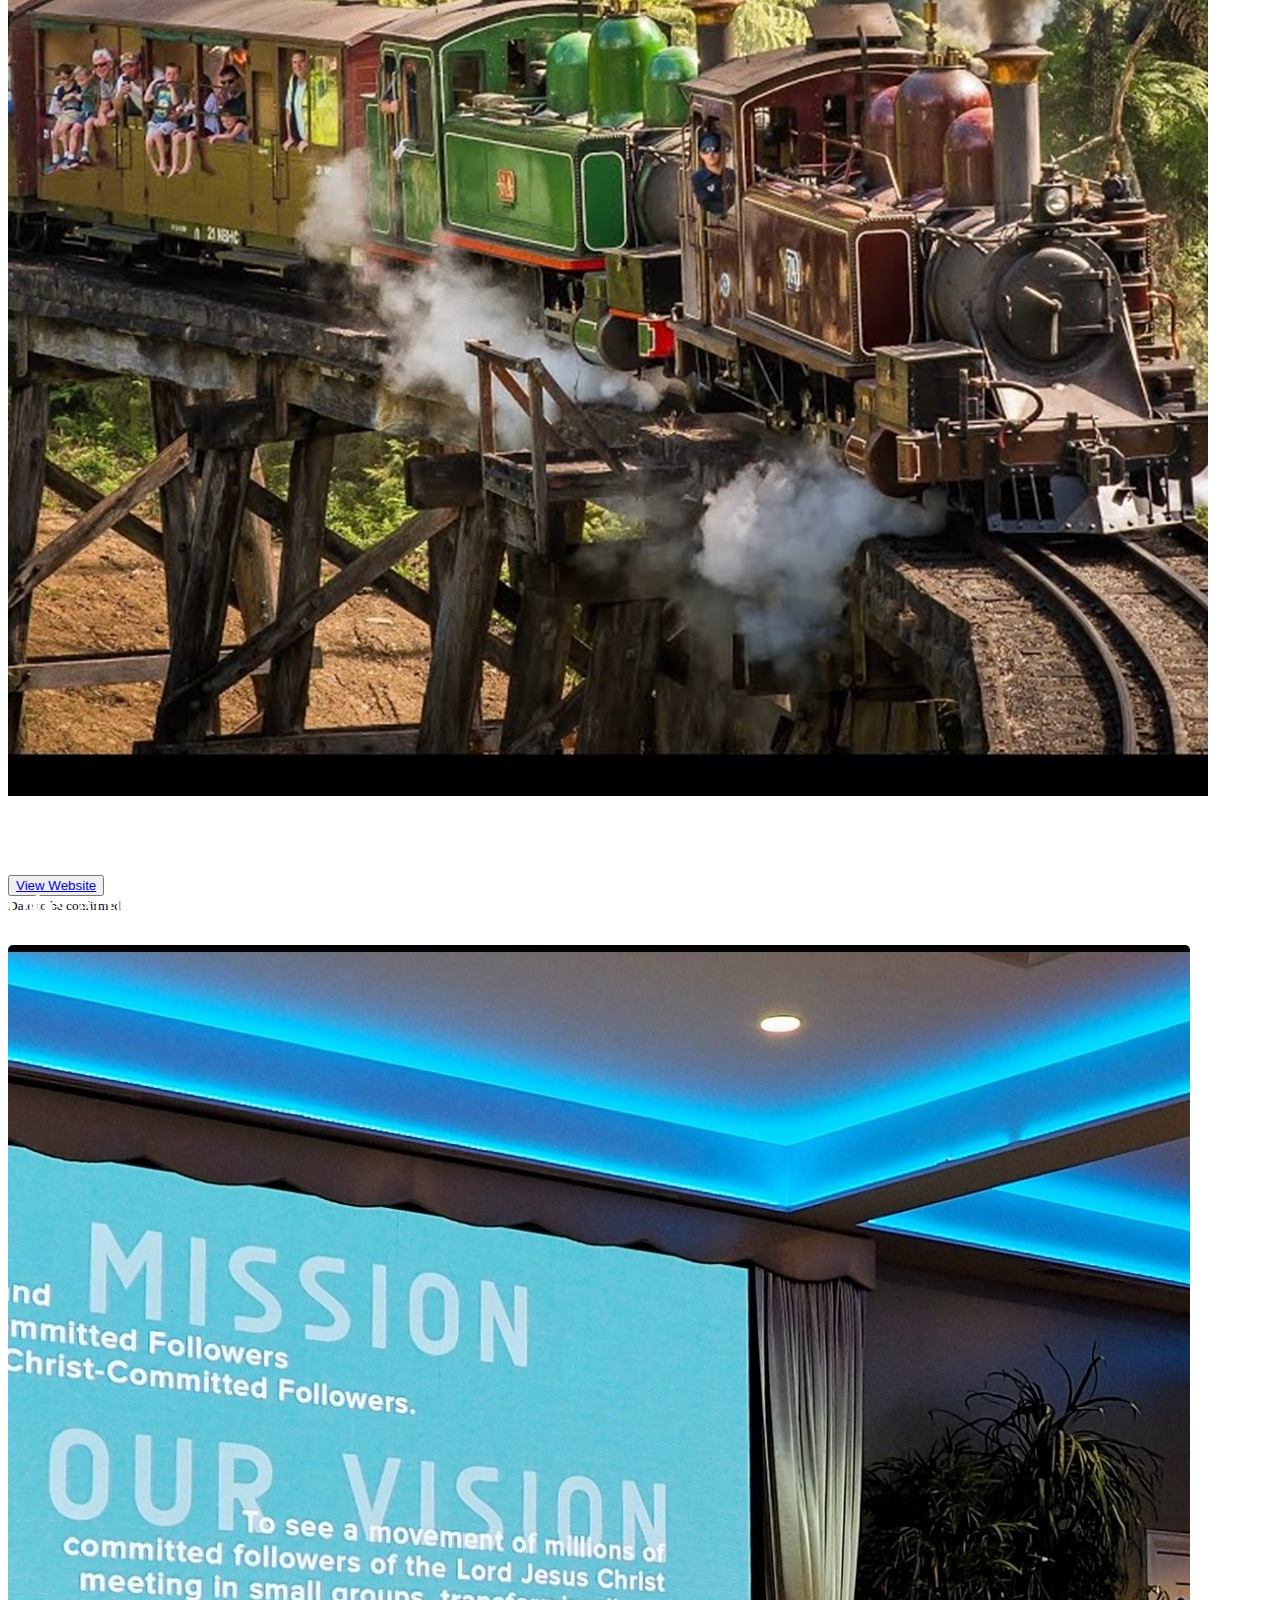
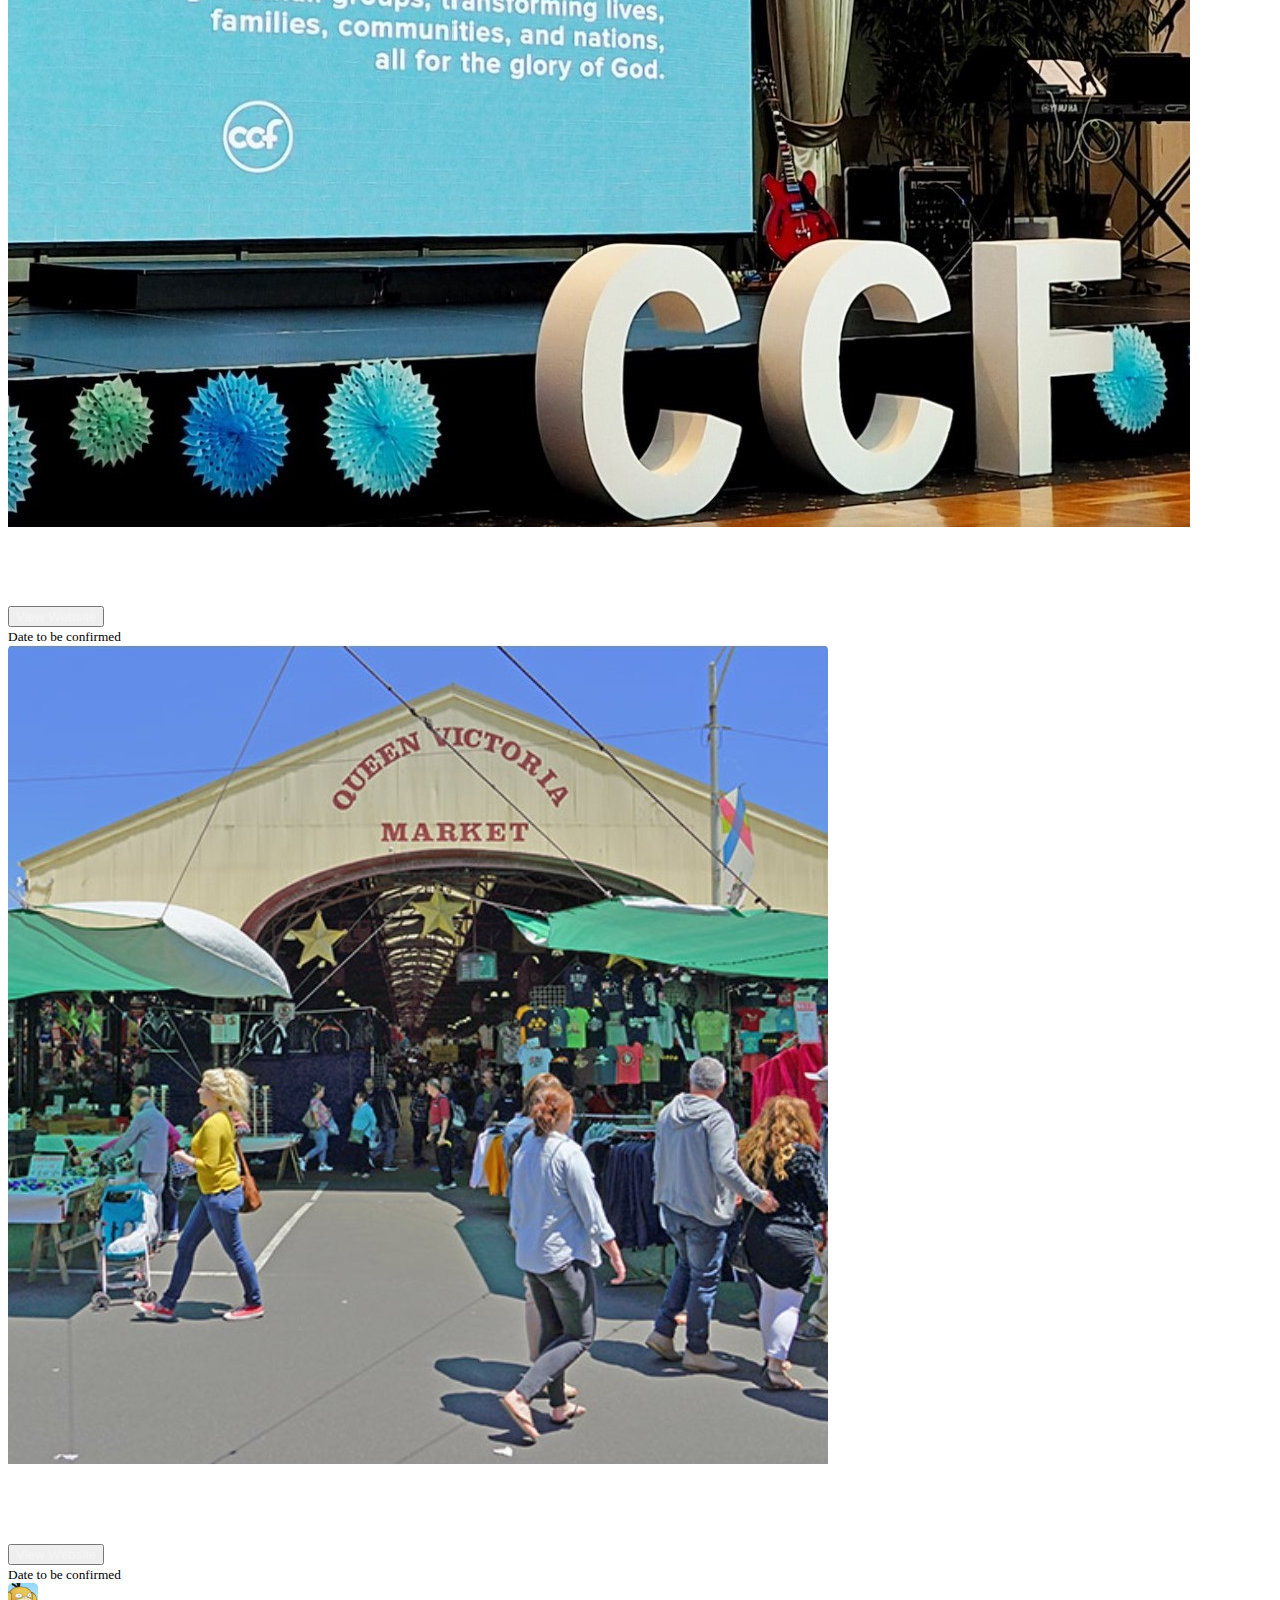
<file: Laag sa Melbourne/laag.html>
<!DOCTYPE html>
<html lang="en" data-bs-theme="dark">
<head>
    <meta charset="UTF-8">
    <meta name="viewport" content="width=device-width, initial-scale=1.0">
    <title>Laag sa Melbourne</title>

    <link href="https://cdn.jsdelivr.net/npm/bootstrap@5.3.0/dist/css/bootstrap.min.css" rel="stylesheet" integrity="sha384-9ndCyUaIbzAi2FUVXJi0CjmCapSmO7SnpJef0486qhLnuZ2cdeRhO02iuK6FUUVM" crossorigin="anonymous">

    <style>
        .carousel-image {
            height: 80vh;
            margin: auto;
        }
        .carousel-title {
            color: white;
            font-size: 1rem;
        }
        .carousel-button {
            background-color: white !important;
        }
        .image-border-radius {
            border-radius: 5px 5px 0 0;
        }
        .view-website {
            text-decoration: none; 
            color: whitesmoke;
        }
        .photos-collection-title{
            font-size: 1.7rem;
            font-weight: 320;
            color: white;
            margin: -2rem 0 1rem 1rem;
        }
        .section {
            font-size: 1.7rem;
            font-weight: 320;
            color: white;
            margin: -1.5rem 0 1.5rem 0;
        }
        @media (max-width:430px) {
            .carousel-mobile-screen {
                width: 100%;
                height: auto;
            }
            .carousel {
                margin-top: 1.8rem !important;
            }
            .carousel-title {
            color: white;
            font-size: 1rem;
            margin-bottom: -5px !important;
            padding: 5px;
            }
            .carousel-title-background {
                background-color: #00000080;
            }
            .d-md-block {
            display: block!important;
            }
        }
    </style>

</head>
<body>
    <main>

        <section class="py-5 text-center container" style="margin-bottom: -4rem">
          <div class="row py-lg-5">
            <div class="col-lg-6 col-md-8 mx-auto">
              <h1 class="fw-light" style="color:white; font-size: 3rem;">Laag sa Melbourne</h1>
              <p class="lead text-body-secondary"  style="color:white; font-size: 1.5rem">Date to be confirmed</p>
              <!-- <p>
                <a href="#" class="btn btn-primary my-2">Main call to action</a>
                <a href="#" class="btn btn-secondary my-2">Secondary action</a>
              </p> -->
            </div>
          </div>
        </section>

                <!-- Carousel of photos -->
                <div id="carouselExampleCaptions" class="carousel slide">
                    <!-- <h1 class="photos-collection-title">Photos Collection</h1> -->
                    <div class="carousel-indicators">
                      <button type="button" data-bs-target="#carouselExampleCaptions" data-bs-slide-to="0" class="active carousel-button" aria-current="true" aria-label="Slide 1"></button>
                      <button type="button" data-bs-target="#carouselExampleCaptions" data-bs-slide-to="1" aria-label="Slide 2" class="carousel-button"></button>
                      <button type="button" data-bs-target="#carouselExampleCaptions" data-bs-slide-to="2" aria-label="Slide 3" class="carousel-button"></button>
                      <button type="button" data-bs-target="#carouselExampleCaptions" data-bs-slide-to="3" aria-label="Slide 4" class="carousel-button"></button>
                      <button type="button" data-bs-target="#carouselExampleCaptions" data-bs-slide-to="4" aria-label="Slide 5" class="carousel-button"></button>
                      <button type="button" data-bs-target="#carouselExampleCaptions" data-bs-slide-to="5" aria-label="Slide 6" class="carousel-button"></button>
                      <button type="button" data-bs-target="#carouselExampleCaptions" data-bs-slide-to="6" aria-label="Slide 7" class="carousel-button"></button>
                      <button type="button" data-bs-target="#carouselExampleCaptions" data-bs-slide-to="7" aria-label="Slide 8" class="carousel-button"></button>
                    </div>
                    <div class="carousel-inner">
                      <div class="carousel-item active">
                        <img src="./Carousel - State Library Victoria 1.jpg" class="d-block carousel-image" alt="State Library Victoria">
                        <div class="carousel-caption d-none d-md-block">
                          <h5 class="carousel-title">State Library Victoria</h5>
                        </div>
                      </div>
                      <div class="carousel-item">
                        <img src="./Carousel - Melbourne Central.jpg" class="d-block carousel-image carousel-mobile-screen" alt="Melbourne Central Mall">
                        <div class="carousel-caption d-none d-md-block">
                          <h5 class="carousel-title carousel-title-background">Melbourne Central Mall</h5>
                        </div>
                      </div>
                      <div class="carousel-item">
                        <img src="./Carousel - Melbourne Star.jpg" class="d-block carousel-image carousel-mobile-screen" alt="Melbourne Star">
                        <div class="carousel-caption d-none d-md-block">
                          <h5 class="carousel-title carousel-title-background">Melbourne Star</h5>
                        </div>
                      </div>
                      <div class="carousel-item">
                        <img src="./Carousel - Night Market.jpg" class="d-block carousel-image carousel-mobile-screen" alt="Night Market">
                        <div class="carousel-caption d-none d-md-block">
                          <h5 class="carousel-title">Night Market</h5>
                        </div>
                      </div>
                      <div class="carousel-item">
                        <img src="./Carousel - Shrine of Remembrance.jpg" class="d-block carousel-image carousel-mobile-screen" alt="Shrine of Remembrance">
                        <div class="carousel-caption d-none d-md-block">
                          <h5 class="carousel-title carousel-title-background">Shrine of Remembrance</h5>
                        </div>
                      </div>
                      <div class="carousel-item">
                        <img src="./Carousel - State Library Victoria 2.jpg" class="d-block carousel-image carousel-mobile-screen" alt="State Library Visctoria">
                        <div class="carousel-caption d-none d-md-block">
                          <h5 class="carousel-title">State Library Victoria</h5>
                        </div>
                      </div>
                      <div class="carousel-item">
                        <img src="./Carousel - Tram CBD.jpg" class="d-block carousel-image carousel-mobile-screen" alt="Free Tram in CBD">
                        <div class="carousel-caption d-none d-md-block">
                          <h5 class="carousel-title">Free Tram in CBD</h5>
                        </div>
                      </div>
                      <div class="carousel-item">
                        <img src="./Carousel - Tram Classic.jpg" class="d-block carousel-image carousel-mobile-screen" alt="Tram Classic">
                        <div class="carousel-caption d-none d-md-block">
                          <h5 class="carousel-title">Free Tram Classic</h5>
                        </div>
                      </div>
                    </div>
                    <button class="carousel-control-prev" type="button" data-bs-target="#carouselExampleCaptions" data-bs-slide="prev">
                      <span class="carousel-control-prev-icon" aria-hidden="true"></span>
                      <span class="visually-hidden">Previous</span>
                    </button>
                    <button class="carousel-control-next" type="button" data-bs-target="#carouselExampleCaptions" data-bs-slide="next">
                      <span class="carousel-control-next-icon" aria-hidden="true"></span>
                      <span class="visually-hidden">Next</span>
                    </button>
                  </div>


        <!-- Main Activities -->
        <div class="album py-5 bg-body-tertiary">
          <div class="container">
            <h1 class="section">Activities</h1>
            <div class="row row-cols-1 row-cols-sm-2 row-cols-md-3 g-3">
              <div class="col">
                <div class="card shadow-sm">
                  <img src="./Mt Buller.jpg" alt="Mt Buller" class="image-border-radius">
                  <div class="card-body">
                    <p class="card-text" style="color: white; font-size: 1.5rem">Mt Buller</p>
                    <div class="d-flex justify-content-between align-items-center">
                      <div class="btn-group">
                        <button type="button" class="btn btn-sm btn-outline-secondary"><a href="https://www.mtbuller.com.au/Winter/events-activities/activities" target="_blank" class="view-website">View Website</a></button>
                        <!-- <button type="button" class="btn btn-sm btn-outline-secondary">Edit</button> -->
                      </div>
                      <small class="text-body-secondary">Date to be confirmed</small>
                    </div>
                  </div>
                </div>
              </div>
              <div class="col">
                <div class="card shadow-sm">
                  <img src="./Grants Picnic Ground.jpg" alt="Grants Picnic Ground" class="image-border-radius">
                  <div class="card-body">
                    <p class="card-text" style="color: white; font-size: 1.5rem">Mt Dandenong</p>
                    <div class="d-flex justify-content-between align-items-center">
                      <div class="btn-group">
                        <button type="button" class="btn btn-sm btn-outline-secondary"><a href="https://www.parks.vic.gov.au/places-to-see/sites/grants-picnic-ground" target="_blank" class="view-website">View Website</a></button>
                        <!-- <button type="button" class="btn btn-sm btn-outline-secondary">Edit</button> -->
                      </div>
                      <small class="text-body-secondary">Date to be confirmed</small>
                    </div>
                  </div>
                </div>
              </div>
              <div class="col">
                <div class="card shadow-sm">
                  <img src="./Great Ocean Road.jpg" alt="great ocean road" class="image-border-radius">
                  <div class="card-body">
                    <p class="card-text" style="color: white; font-size: 1.5rem">Great Ocean Road</p>
                    <div class="d-flex justify-content-between align-items-center">
                      <div class="btn-group">
                        <button type="button" class="btn btn-sm btn-outline-secondary"><a href="https://visitgreatoceanroad.org.au/" target="_blank class="view-website">View Website</a></button>
                        <!-- <button type="button" class="btn btn-sm btn-outline-secondary">Edit</button> -->
                      </div>
                      <small class="text-body-secondary">Date to be confirmed</small>
                    </div>
                  </div>
                </div>
              </div>
      
              <div class="col">
                <div class="card shadow-sm">
                  <img src="./Weribee Zoo.jpg" alt="Weribee Zoo" class="image-border-radius">
                  <div class="card-body">
                    <p class="card-text" style="color: white; font-size: 1.5rem">Weribee Zoo</p>
                    <div class="d-flex justify-content-between align-items-center">
                      <div class="btn-group">
                        <button type="button" class="btn btn-sm btn-outline-secondary"><a href="https://www.zoo.org.au/werribee/" target="_blank class="view-website">View Website</a></button>
                        <!-- <button type="button" class="btn btn-sm btn-outline-secondary">Edit</button> -->
                      </div>
                      <small class="text-body-secondary">Date to be confirmed</small>
                    </div>
                  </div>
                </div>
              </div>
              <div class="col">
                <div class="card shadow-sm">
                  <img src="./Melbourne Museum.jpeg" alt="Melbourne Museum" class="image-border-radius">
                  <div class="card-body">
                    <p class="card-text" style="color: white; font-size: 1.5rem">Melbourne Museum</p>
                    <div class="d-flex justify-content-between align-items-center">
                      <div class="btn-group">
                        <button type="button" class="btn btn-sm btn-outline-secondary"><a href="https://museumsvictoria.com.au/melbournemuseum/" target="_blank class="view-website">View Website</a></button>
                        <!-- <button type="button" class="btn btn-sm btn-outline-secondary">Edit</button> -->
                      </div>
                      <small class="text-body-secondary">Date to be confirmed</small>
                    </div>
                  </div>
                </div>
              </div>
              <div class="col">
                <div class="card shadow-sm">
                  <img src="./Sea Life.jpg" alt="Sea Life Aquarium" class="image-border-radius">
                  <div class="card-body">
                    <p class="card-text" style="color: white; font-size: 1.5rem">Sea Life Aquarium</p>
                    <div class="d-flex justify-content-between align-items-center">
                      <div class="btn-group">
                        <button type="button" class="btn btn-sm btn-outline-secondary"><a href="https://www.visitsealife.com/melbourne/#gref" target="_blank class="view-website">View Website</a></button>
                        <!-- <button type="button" class="btn btn-sm btn-outline-secondary">Edit</button> -->
                      </div>
                      <small class="text-body-secondary">Date to be confirmed</small>
                    </div>
                  </div>
                </div>
              </div>
      
              <div class="col">
                <div class="card shadow-sm">
                  <img src="./Puffing Billy Railway.jpg" alt="Puffing Billy Railway" class="image-border-radius">
                  <div class="card-body">
                    <p class="card-text" style="color: white; font-size: 1.5rem">Puffing Billy Railway</p>
                    <div class="d-flex justify-content-between align-items-center">
                      <div class="btn-group">
                        <button type="button" class="btn btn-sm btn-outline-secondary"><a href="https://puffingbilly.com.au/" target="_blank class="view-website">View Website</a></button>
                        <!-- <button type="button" class="btn btn-sm btn-outline-secondary">Edit</button> -->
                      </div>
                      <small class="text-body-secondary">Date to be confirmed</small>
                    </div>
                  </div>
                </div>
              </div>
        
            </div>
          </div>
        </div>
      

        <!-- Other Activities -->
        <div class="album py-5 bg-body-tertiary">
            <div class="container">
              <h1 class="section">Other Activities</h1>
              <div class="row row-cols-1 row-cols-sm-2 row-cols-md-3 g-3">
                <div class="col">
                  <div class="card shadow-sm">
                    <img src="./CCF.jpg" alt="CCF" class="image-border-radius">
                    <div class="card-body">
                      <p class="card-text" style="color: white; font-size: 1.5rem">CCF Worship Service</p>
                      <div class="d-flex justify-content-between align-items-center">
                        <div class="btn-group">
                          <button type="button" class="btn btn-sm btn-outline-secondary"><a href="https://www.facebook.com/ccfmelbourne" target="_blank" class="view-website">View Website</a></button>
                          <!-- <button type="button" class="btn btn-sm btn-outline-secondary">Edit</button> -->
                        </div>
                        <small class="text-body-secondary">Date to be confirmed</small>
                      </div>
                    </div>
                  </div>
                </div>
                <div class="col">
                  <div class="card shadow-sm">
                    <img src="./Queen Victoria Market.jpg" alt="Queen Victoria Market" class="image-border-radius">
                    <div class="card-body">
                      <p class="card-text" style="color: white; font-size: 1.5rem">Queen Victoria Market</p>
                      <div class="d-flex justify-content-between align-items-center">
                        <div class="btn-group">
                          <button type="button" class="btn btn-sm btn-outline-secondary"><a href="https://qvm.com.au/" target="_blank" class="view-website">View Website</a></button>
                          <!-- <button type="button" class="btn btn-sm btn-outline-secondary">Edit</button> -->
                        </div>
                        <small class="text-body-secondary">Date to be confirmed</small>
                      </div>
                    </div>
                  </div>
                </div>                
      </main>

      <div class="container">
        <footer class="d-flex flex-wrap justify-content-between align-items-center py-3 my-4 border-top">
          <div class="col-md-4 d-flex align-items-center">
            <a href="https://www.youtube.com/watch?v=rxmI_eHvbNA" target="_blank" class="mb-3 me-2 mb-md-0 text-body-secondary text-decoration-none lh-1">
                <img src="./Psyduck.jpg" alt="Psyduck" height="30px"> 
            </a>
            <span class="mb-3 mb-md-0 text-body-secondary">© 2023 Siao-Fuentes. <a href="https://www.youtube.com/watch?v=rxmI_eHvbNA" target="_blank" style="text-decoration:none">   All Rights Reserved.</a></span>
          </div>
      
          <ul class="nav col-md-4 justify-content-end list-unstyled d-flex">
            <li class="ms-3"><a class="text-body-secondary" href="#"><svg class="bi" width="24" height="24"><use xlink:href="#twitter"></use></svg></a></li>
            <li class="ms-3"><a class="text-body-secondary" href="#"><svg class="bi" width="24" height="24"><use xlink:href="#instagram"></use></svg></a></li>
            <li class="ms-3"><a class="text-body-secondary" href="#"><svg class="bi" width="24" height="24"><use xlink:href="#facebook"></use></svg></a></li>
          </ul>
        </footer>
      </div>

</body>

<script src="https://cdn.jsdelivr.net/npm/bootstrap@5.3.0/dist/js/bootstrap.bundle.min.js" integrity="sha384-geWF76RCwLtnZ8qwWowPQNguL3RmwHVBC9FhGdlKrxdiJJigb/j/68SIy3Te4Bkz" crossorigin="anonymous"></script>

</html>
</file>
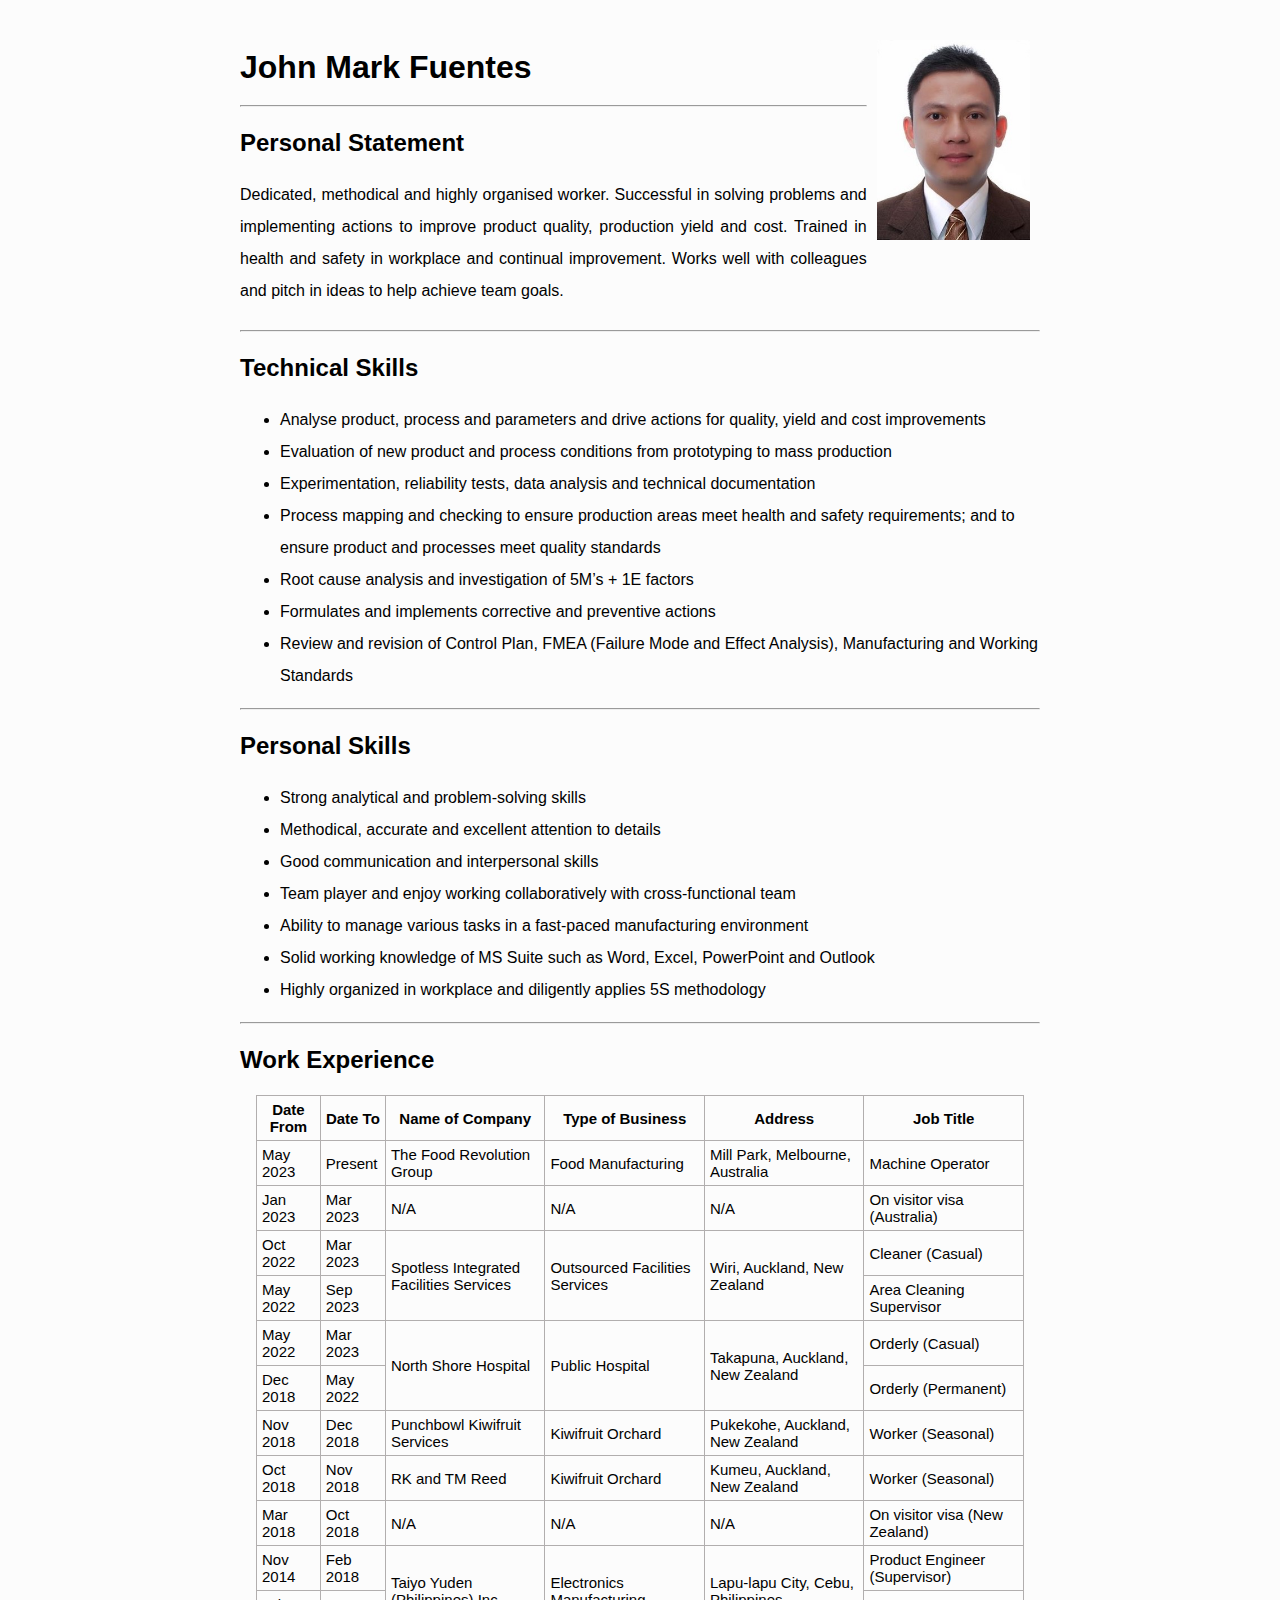
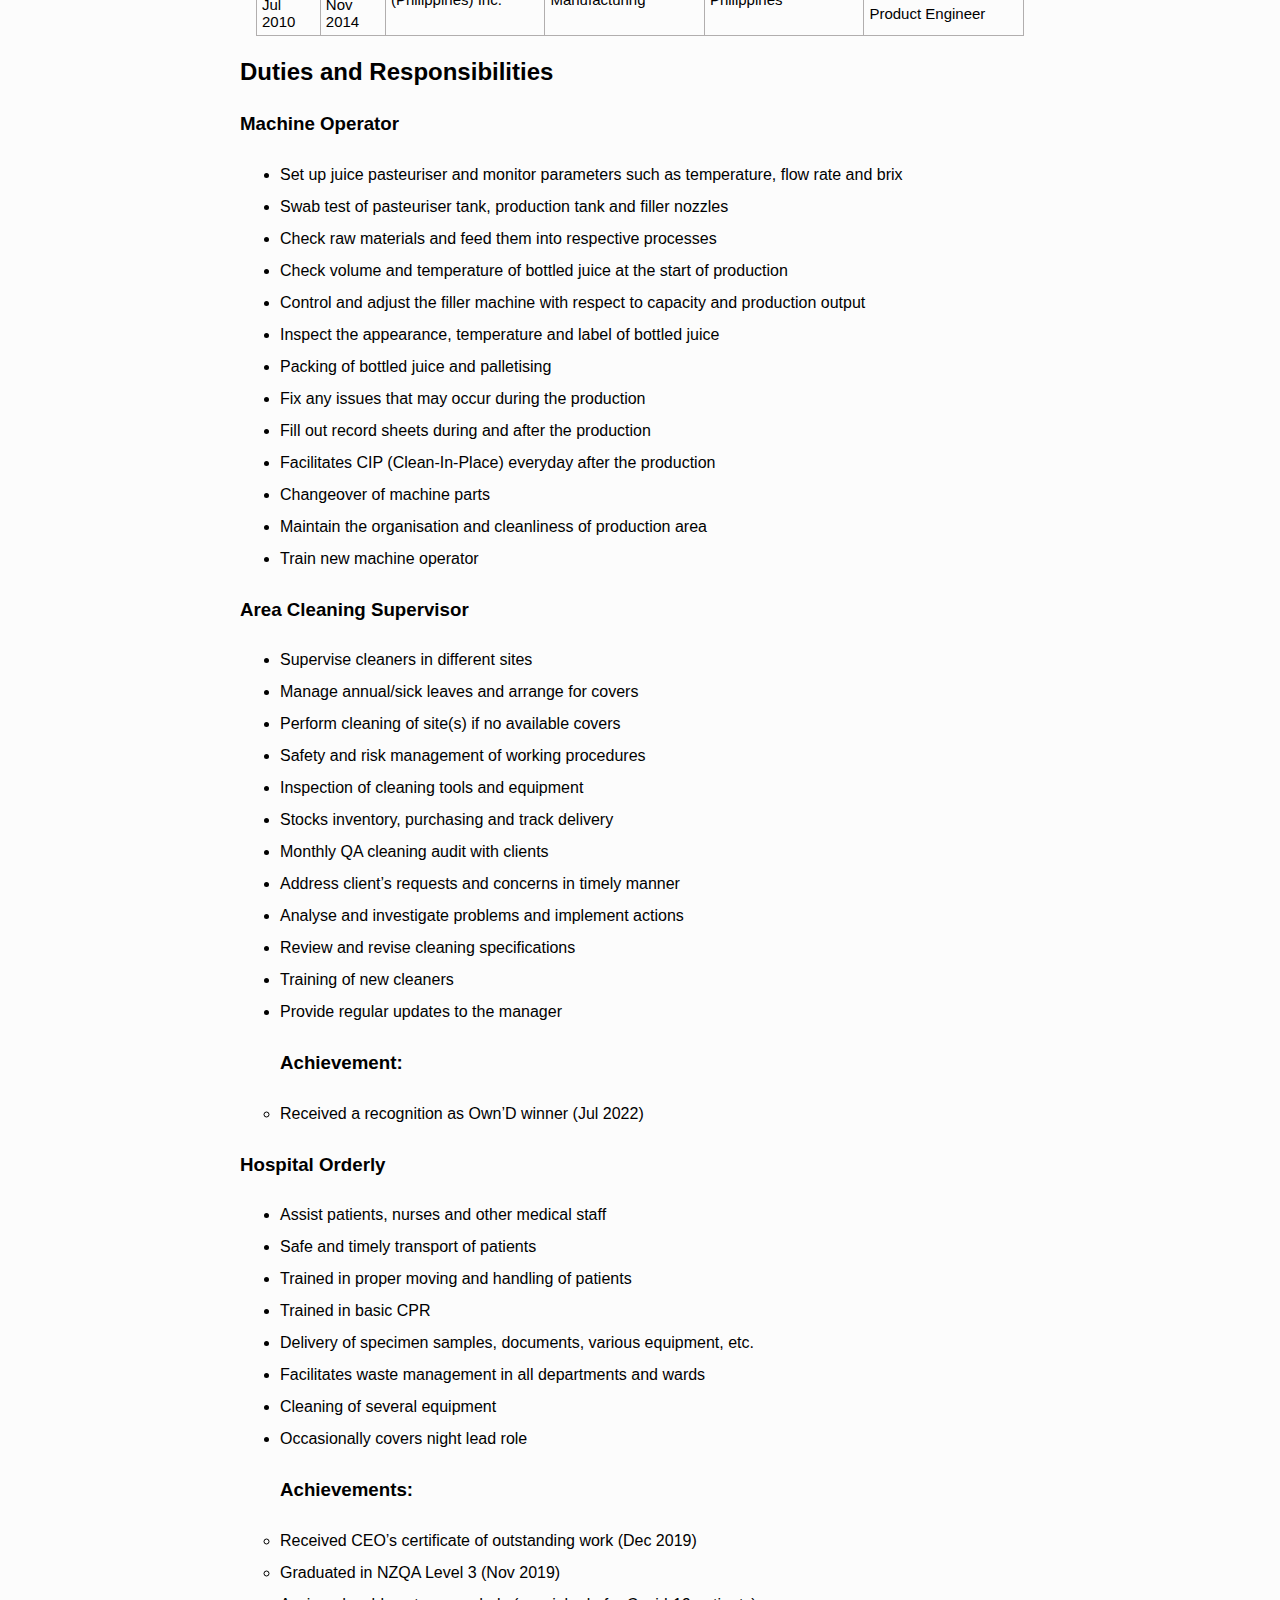
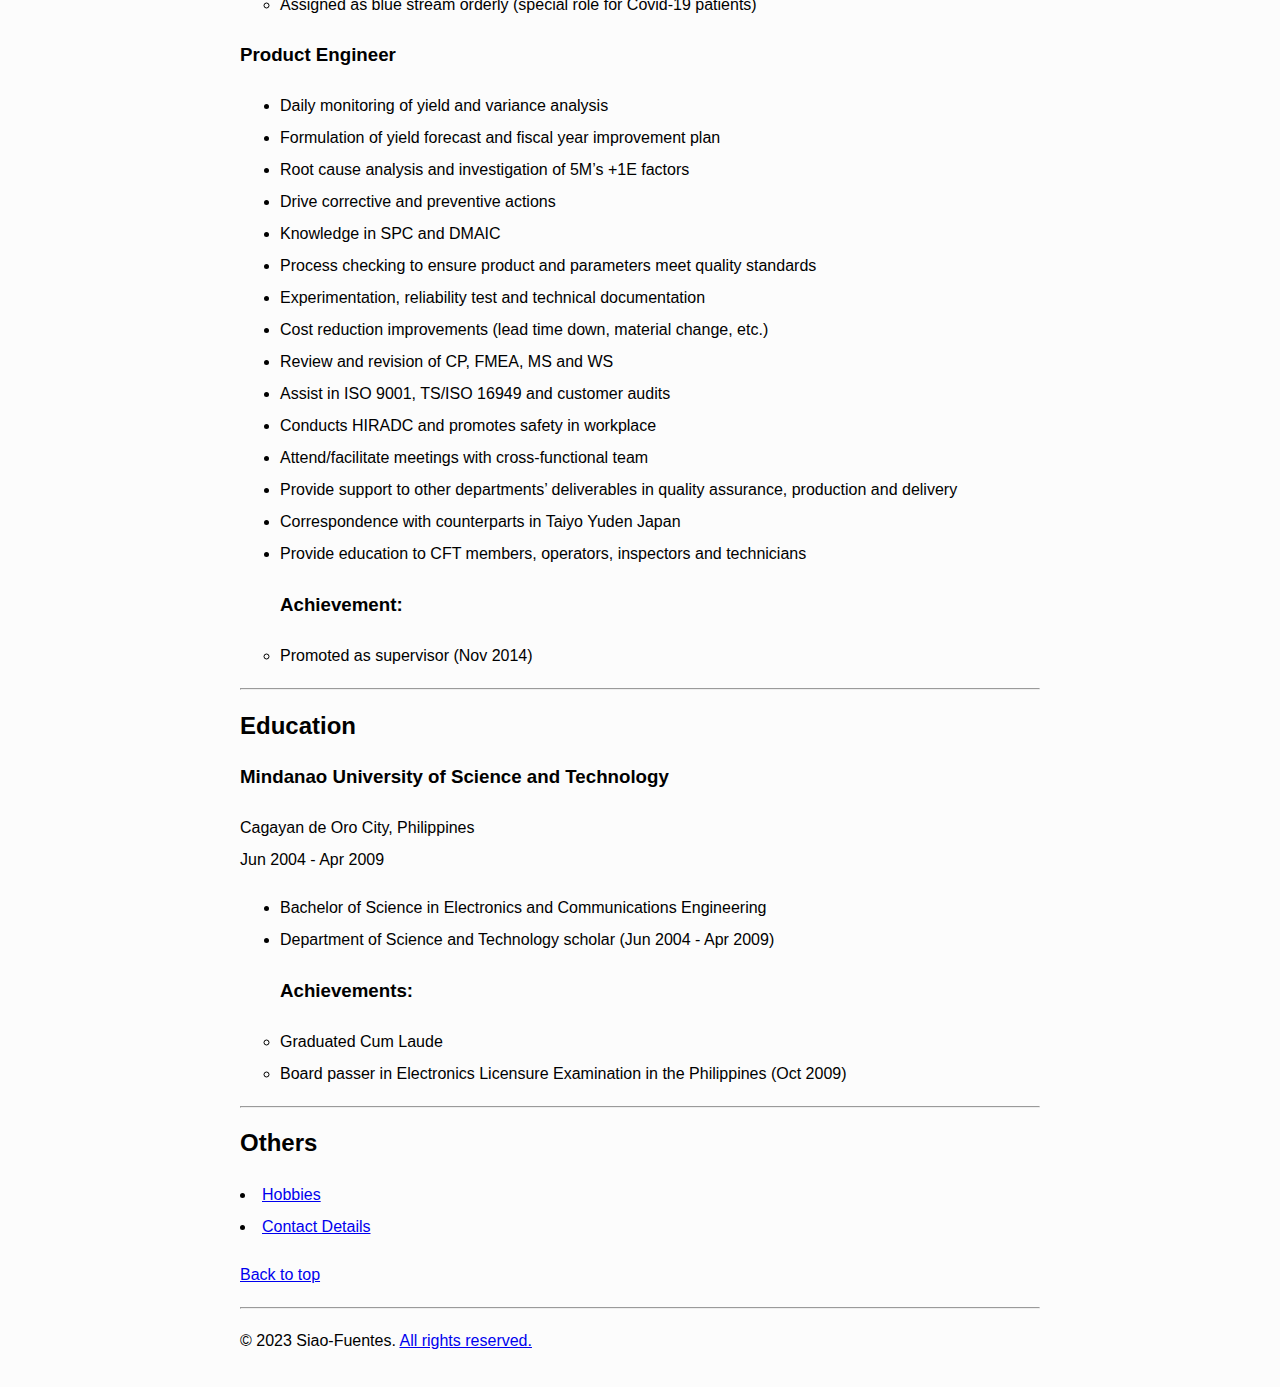
<file: My Resume/resume.html>
<DOCTYPE html>
<html lang="en" id="topPage">
    <head>
        <meta charset="UTF-8">
        <meta name="viewport" content="width=device-width, initial-scale=1.0">
        <link rel="stylesheet" href="./resume.css">
        <title>My Resume</title>
    </head>
    <body>
        <main>
            <div>
                <img id="profile-photo" src="./assets/images/photoID.jpg" alt="My profile photo in formal attire" height="200">
                <h1>John Mark Fuentes</h1>
                <hr class="heading">
                <!-- Personal statement -->
                <h2>Personal Statement</h2>
                <p class="heading statement">Dedicated, methodical and highly organised worker. Successful in solving problems and implementing actions to improve product quality, production yield and cost. Trained in health and safety in workplace and continual improvement. Works well with colleagues and pitch in ideas to help achieve team goals. </p>
            </div>
            <br><br><hr>
            <!-- Technical skills -->
            <h2>Technical Skills</h2>
            <ul>
                <li>Analyse product, process and parameters and drive actions for quality, yield and cost improvements</li>
                <li>Evaluation of new product and process conditions from prototyping to mass production</li>
                <li>Experimentation, reliability tests, data analysis and technical documentation</li>
                <li>Process mapping and checking to ensure production areas meet health and safety requirements; and to ensure product and processes meet quality standards</li>
                <li>Root cause analysis and investigation of 5M’s + 1E factors</li>
                <li>Formulates and implements corrective and preventive actions</li>
                <li>Review and revision of Control Plan, FMEA (Failure Mode and Effect Analysis), Manufacturing and Working Standards</li>
            </ul>
            <hr>
            <!-- Personal Skills -->
            <h2>Personal Skills</h2>
            <ul>
                <li>Strong analytical and problem-solving skills</li>
                <li>Methodical, accurate and excellent attention to details</li>
                <li>Good communication and interpersonal skills</li>
                <li>Team player and enjoy working collaboratively with cross-functional team</li>
                <li>Ability to manage various tasks in a fast-paced manufacturing environment</li>
                <li>Solid working knowledge of MS Suite such as Word, Excel, PowerPoint and Outlook</li>
                <li>Highly organized in workplace and diligently applies 5S methodology</li>
            </ul>
            <hr>
            <!-- Work Experience -->
            <h2>Work Experience</h2>
            <table>
                <thead>
                <tr>
                    <th width="8%">Date From</th>
                    <th width="8%">Date To</th>
                    <th width="20%">Name of Company</th>
                    <th width="20%">Type of Business</th>
                    <th width="20%">Address</th>
                    <th width="20%">Job Title</th>
                </tr>
                </thead>
                <tbody>
                <tr>
                    <td>May 2023</td>
                    <td>Present</td>
                    <td>The Food Revolution Group</td>
                    <td>Food Manufacturing</td>
                    <td>Mill Park, Melbourne, Australia</td>
                    <td>Machine Operator</td>
                </tr>
                <tr>
                    <td>Jan 2023</td>
                    <td>Mar 2023</td>
                    <td>N/A</td>
                    <td>N/A</td>
                    <td>N/A</td>
                    <td>On visitor visa (Australia)</td>
                </tr>
                <tr>
                    <td>Oct 2022</td>
                    <td>Mar 2023</td>
                    <td rowspan="2">Spotless Integrated Facilities Services</td>
                    <td rowspan="2">Outsourced Facilities Services</td>
                    <td rowspan="2">Wiri, Auckland, New Zealand</td>
                    <td>Cleaner (Casual)</td>
                </tr>
                <tr>
                    <td>May 2022</td>
                    <td>Sep 2023</td>
                    <td>Area Cleaning Supervisor</td>    
                </tr>
                <tr>
                    <td>May 2022</td>
                    <td>Mar 2023</td>
                    <td rowspan="2">North Shore Hospital</td>
                    <td rowspan="2">Public Hospital</td>
                    <td rowspan="2">Takapuna, Auckland, New Zealand</td>
                    <td>Orderly (Casual)</td>    
                </tr>
                <tr>
                    <td>Dec 2018</td>
                    <td>May 2022</td>
                    <td>Orderly (Permanent)</td>    
                </tr>
                <tr>
                    <td>Nov 2018</td>
                    <td>Dec 2018</td>
                    <td>Punchbowl Kiwifruit Services</td>
                    <td>Kiwifruit Orchard</td>
                    <td>Pukekohe, Auckland, New Zealand</td>
                    <td>Worker (Seasonal)</td>    
                </tr>
                <tr>
                    <td>Oct 2018</td>
                    <td>Nov 2018</td>
                    <td>RK and TM Reed</td>
                    <td>Kiwifruit Orchard</td>
                    <td>Kumeu, Auckland, New Zealand</td>
                    <td>Worker (Seasonal)</td>    
                </tr>
                <tr>
                    <td>Mar 2018</td>
                    <td>Oct 2018</td>
                    <td>N/A</td>
                    <td>N/A</td>
                    <td>N/A</td>
                    <td>On visitor visa (New Zealand)</td>
                </tr>
                <tr>
                    <td>Nov 2014</td>
                    <td>Feb 2018</td>
                    <td rowspan="2">Taiyo Yuden (Philippines) Inc.</td>
                    <td rowspan="2">Electronics Manufacturing</td>
                    <td rowspan="2">Lapu-lapu City, Cebu, Philippines</td>
                    <td>Product Engineer (Supervisor)</td>    
                </tr>
                <tr>
                    <td>Jul 2010</td>
                    <td>Nov 2014</td>
                    <td>Product Engineer</td>    
                </tr>
                </tbody>
            </table>
            <!-- Duties and Responsilities -->
            <h2>Duties and Responsibilities</h2>
            <h3>Machine Operator</h3>
            <ul>
                <li>Set up juice pasteuriser and monitor parameters such as temperature, flow rate and brix</li>
                <li>Swab test of pasteuriser tank, production tank and filler nozzles</li>
                <li>Check raw materials and feed them into respective processes</li>
                <li>Check volume and temperature of bottled juice at the start of production</li>
                <li>Control and adjust the filler machine with respect to capacity and production output</li>
                <li>Inspect the appearance, temperature and label of bottled juice</li>
                <li>Packing of bottled juice and palletising</li>
                <li>Fix any issues that may occur during the production</li>
                <li>Fill out record sheets during and after the production</li>
                <li>Facilitates CIP (Clean-In-Place) everyday after the production</li>
                <li>Changeover of machine parts</li>
                <li>Maintain the organisation and cleanliness of production area</li>
                <li>Train new machine operator</li>
            </ul>
            <h3>Area Cleaning Supervisor</h3>
            <ul>
                <li>Supervise cleaners in different sites</li>
                <li>Manage annual/sick leaves and arrange for covers</li>
                <li>Perform cleaning of site(s) if no available covers</li>
                <li>Safety and risk management of working procedures</li>
                <li>Inspection of cleaning tools and equipment</li>
                <li>Stocks inventory, purchasing and track delivery</li>
                <li>Monthly QA cleaning audit with clients</li>
                <li>Address client’s requests and concerns in timely manner</li>
                <li>Analyse and investigate problems and implement actions</li>
                <li>Review and revise cleaning specifications</li>
                <li>Training of new cleaners</li>
                <li>Provide regular updates to the manager</li>
                <!-- Achievements -->
                <h3>Achievement:</h3>
                <li class="li_style">Received a recognition as Own’D winner (Jul 2022)</li>
            </ul>
            <h3>Hospital Orderly</h3>
            <ul>
                <li>Assist patients, nurses and other medical staff</li>
                <li>Safe and timely transport of patients</li>
                <li>Trained in proper moving and handling of patients</li>
                <li>Trained in basic CPR</li>
                <li>Delivery of specimen samples, documents, various equipment, etc. </li>
                <li>Facilitates waste management in all departments and wards</li>
                <li>Cleaning of several equipment</li>
                <li>Occasionally covers night lead role</li>
                <!-- Achievements -->
                <h3>Achievements:</h3>
                <li class="li_style">Received CEO’s certificate of outstanding work (Dec 2019)</li>
                <li class="li_style">Graduated in NZQA Level 3 (Nov 2019)</li>
                <li class="li_style">Assigned as blue stream orderly (special role for Covid-19 patients)</li>
                
            </ul>
            <h3>Product Engineer</h3>
            <ul>
                <li>Daily monitoring of yield and variance analysis</li>
                <li>Formulation of yield forecast and fiscal year improvement plan</li>
                <li>Root cause analysis and investigation of 5M’s +1E factors</li>
                <li>Drive corrective and preventive actions</li>
                <li>Knowledge in SPC and DMAIC</li>
                <li>Process checking to ensure product and parameters meet quality standards</li>
                <li>Experimentation, reliability test and technical documentation</li>
                <li>Cost reduction improvements (lead time down, material change, etc.)</li>
                <li>Review and revision of CP, FMEA, MS and WS</li>
                <li>Assist in ISO 9001, TS/ISO 16949 and customer audits</li>
                <li>Conducts HIRADC and promotes safety in workplace</li>
                <li>Attend/facilitate meetings with cross-functional team</li>
                <li>Provide support to other departments’ deliverables in quality assurance, production and delivery</li>
                <li>Correspondence with counterparts in Taiyo Yuden Japan</li>
                <li>Provide education to CFT members, operators, inspectors and technicians</li>
                <!-- Achievement -->
                <h3>Achievement:</h3>
                <li class="li_style">Promoted as supervisor (Nov 2014)</li>
            </ul>
            <hr>
            <!-- Education -->
            <h2>Education</h2>
            <h3>Mindanao University of Science and Technology</h3>
            <p>Cagayan de Oro City, Philippines <br>
            Jun 2004 - Apr 2009
            </p>
            <ul>
                <li>Bachelor of Science in Electronics and Communications Engineering</li>
                <li>Department of Science and Technology scholar (Jun 2004 - Apr 2009)</li>
                <!-- Achievement -->
                <h3>Achievements:</h3>
                <li class="li_style">Graduated Cum Laude</li>
                <li class="li_style">Board passer in Electronics Licensure Examination in the Philippines (Oct 2009)</li>
            </ul>
            <hr>
            <!-- Hobbies and Contact Details -->
            <h2>Others</h2>
            <li id="hobbies"><a href="./public/hobbies.html">Hobbies</a><br></li>
            <li id="contact-details"><a href="./public/contactDetails.html">Contact Details</a></li>
            <!-- id="topPage" located at h1 -->
            <p><a href="#topPage">Back to top</a></p>
        </main>
        <hr>
        <footer>
            <!-- <img src="../Laag sa Melbourne/Psyduck.jpg" alt="Psyduck" height="30px">  -->
            <p>© 2023 Siao-Fuentes. <a href="https://www.youtube.com/watch?v=rxmI_eHvbNA" target="_blank">All rights reserved.</a></p>
        </footer>
    </body>
</html>
</file>
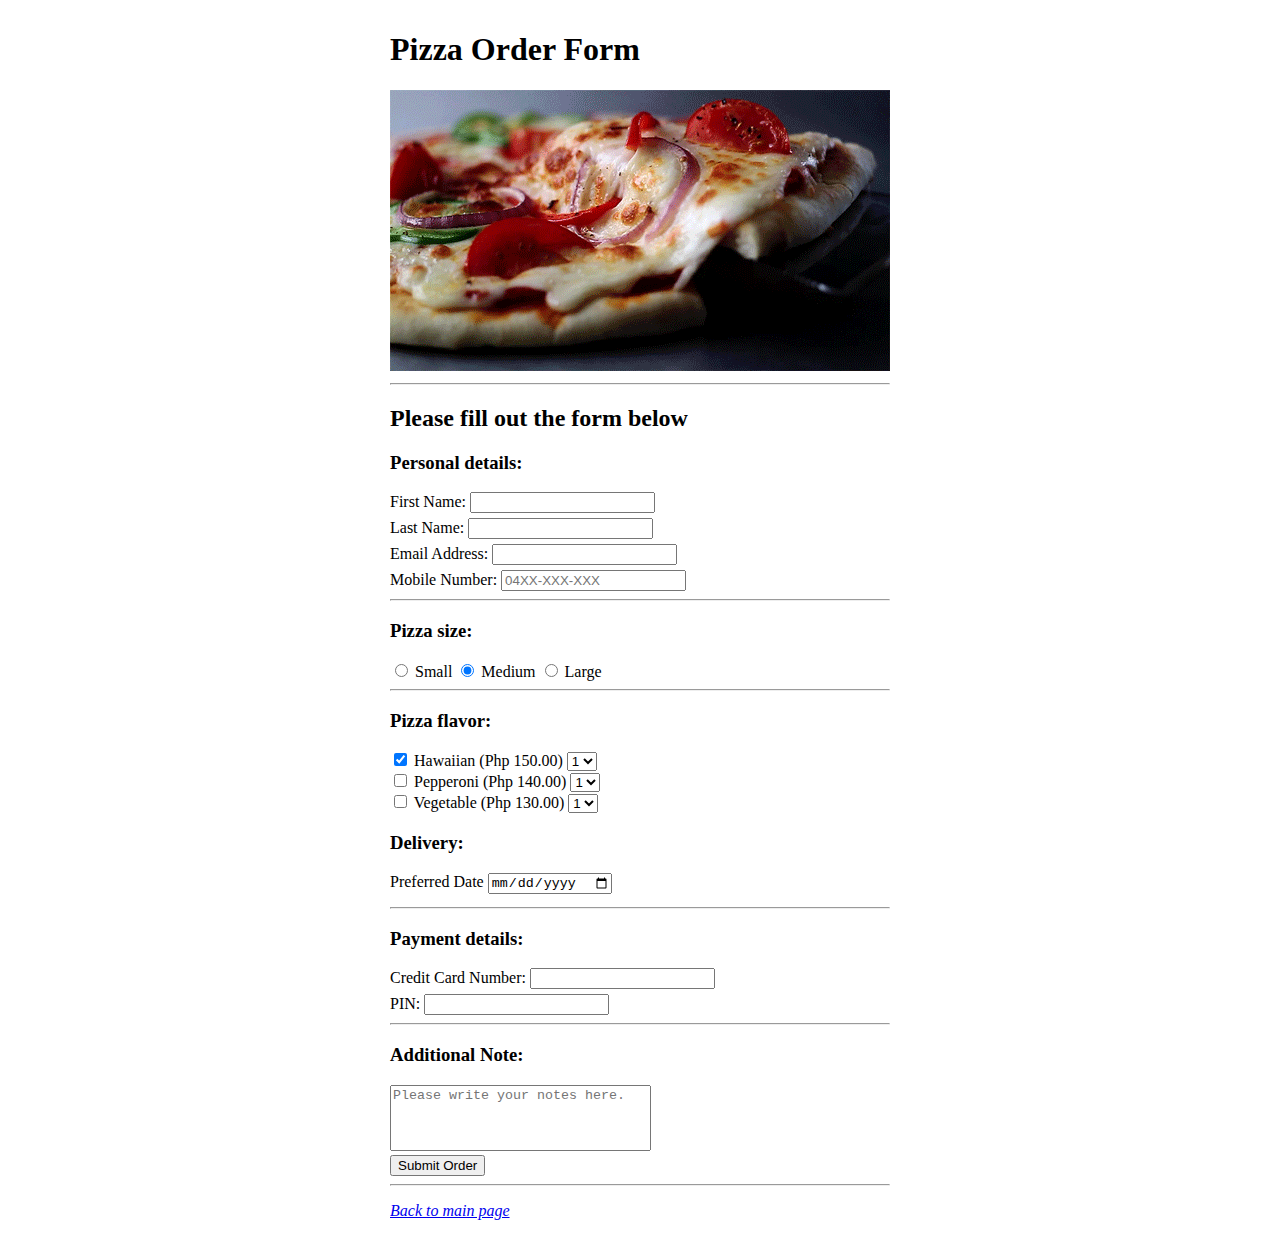
<file: Blogger/public/PizzaOrderForm.html>
<!DOCTYPE html>
<html lang="en">
<head>
    <title>Pizza Order Form</title>
    <style>
        .page {
        width: 500px;
        margin: auto;
        padding: 10px;
        }
    </style>
</head>
<body class="page">
    <main>
        <h1>Pizza Order Form</h1>
        <img src="../assets/images/pizza.gif" alt="A delicious slice of pizza that is about to be served">
        <hr>
        <h2>Please fill out the form below</h2>
        <form action="https://BebongPizza.com/order-form">
            <section>
                <!-- Personal details -->
                <h3>Personal details:</h3>
                <label for="fname">First Name: <input type="text" id="fname" name="fname" required style="margin-bottom:5px"></label><br>
                <label for="lname">Last Name: <input type="text" id="lname" name="lname" required style="margin-bottom:5px"></label><br>
                <label for="email_address">Email Address: <input type="email" id="email_address" name="email_address" required style="margin-bottom:5px"></label><br>
                <label for="number">Mobile Number: <input type="tel" id="number" name="number" pattern="[0-9]{4}-[0-9]{3}-[0-9]{3}" placeholder="04XX-XXX-XXX" required></label><br>
            </section>
            <hr>
            <section>
                <!-- Size of pizza -->
                <h3>Pizza size:</h3>
                <label><input type="radio" id="small" name="size" value="small"> Small</label>
                <label><input type="radio" id="medium" name="size" value="medium" checked> Medium</label>
                <label><input type="radio" id="large" name="size" value="large"> Large</label> 
            </section>
            <hr>
            <section>
                <!-- Flavor of pizza and quantity -->
                <h3>Pizza flavor:</h3>
                <label for="hawaiian"><input type="checkbox" id="hawaiian" checked> Hawaiian (Php 150.00)</label>
                <select name="hawaiian" id="hawaiian">
                    <option value="1">1</option>
                    <option value="2">2</option>
                </select><br>
                <label for="pepperoni"><input type="checkbox" id="pepperoni"> Pepperoni (Php 140.00)</label>
                <select name="pepperoni" id="pepperoni">
                    <option value="1">1</option>
                    <option value="2">2</option>
                </select><br>
                <label for="vegetable"><input type="checkbox" id="vegetable"> Vegetable (Php 130.00)</label>
                <select name="vegetable" id="vegetable">
                <option value="1">1</option>
                <option value="2">2</option>
                </select><br>
                <h3>Delivery:</h3>
                <label for="delivery">Preferred Date <input type="date" id="delivery" name="delivery" placeholder="mm/dd/yyyy" required style="margin-bottom:5px"></label>
            </section>
            <hr>
            <section>
                <!-- payment -->
                <h3>Payment details:</h3>
                <label for="cc">Credit Card Number: </label><input type="number" id="cc" name="cc" required style="margin-bottom:5px"><br>
                <label for="pin">PIN: </label><input type="password" id="pin" name="pin" required><br>
            </section>
            <hr>
            <section>
                <!-- additional note -->
                <h3><label for="additional-note">Additional Note:</label></h3>
                <textarea style="resize:none" name="additional-note" id="additional-note" rows="4" cols="30" placeholder="Please write your notes here."></textarea>
                <br>
                <input type="submit" value="Submit Order">
            </section>
            <hr>
        </form>
    </main>
        <!-- Back to main page -->
        <p><a href="../blogger.html"><em>Back to main page</em></a></p>
    </body>
</html>
</file>
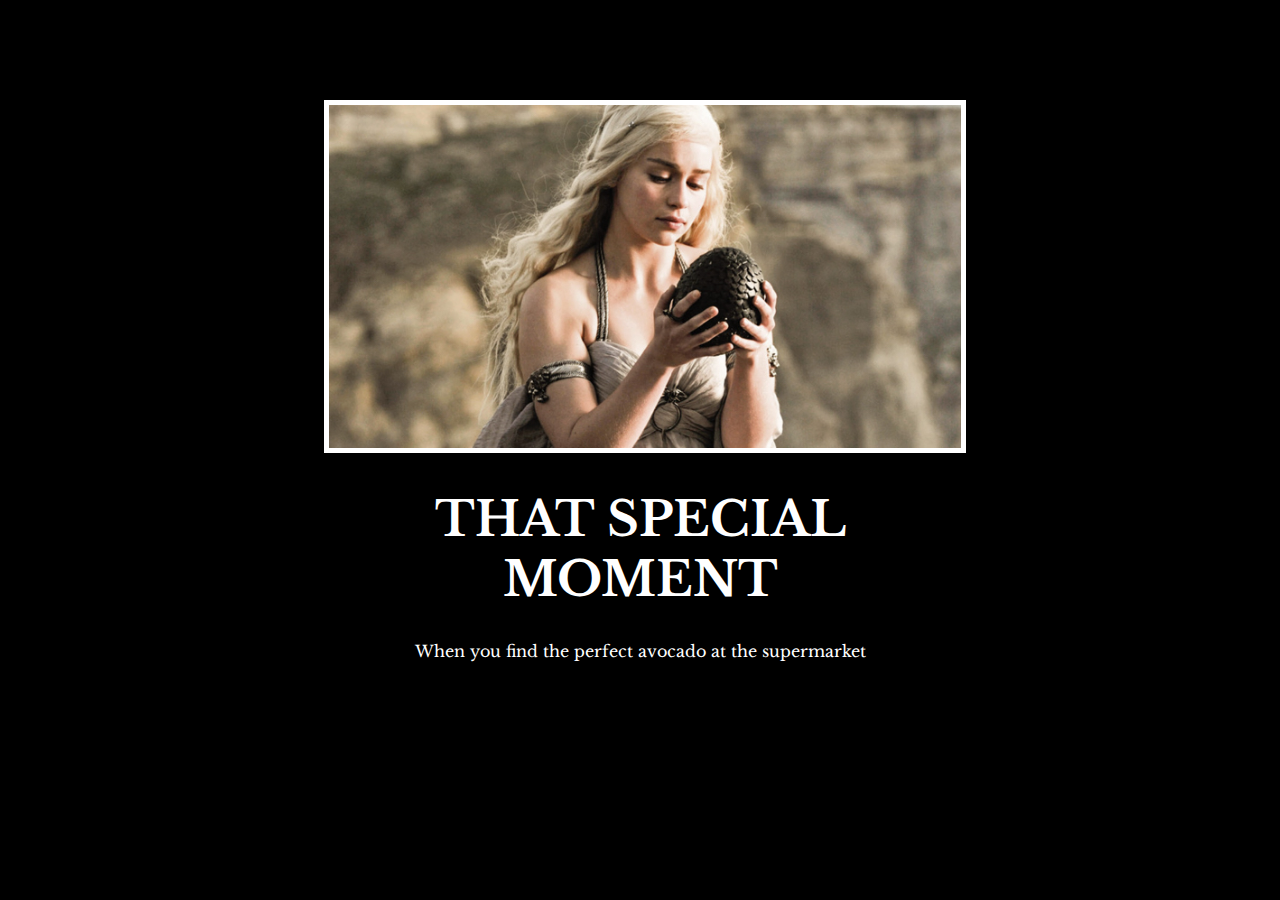
<file: Encouragement/solution/solution.html>
<!DOCTYPE html>
<html lang="en">

<head>
  <meta charset="UTF-8">
  <title>Motivation Meme</title>
  <link rel="stylesheet" href="./solution.css" />
  <link rel="preconnect" href="https://fonts.googleapis.com">
  <link rel="preconnect" href="https://fonts.gstatic.com" crossorigin>
  <link href="https://fonts.googleapis.com/css2?family=Libre+Baskerville&display=swap" rel="stylesheet">
</head>

<body>

  <div class="poster">
    <img class="motivation-img" src="./assets/images/daenerys.jpeg" src="daenerys with egg" />
    <h1>That Special Moment</h1>
    <p>When you find the perfect avocado at the supermarket</p>
  </div>
</body>

</html>
</file>
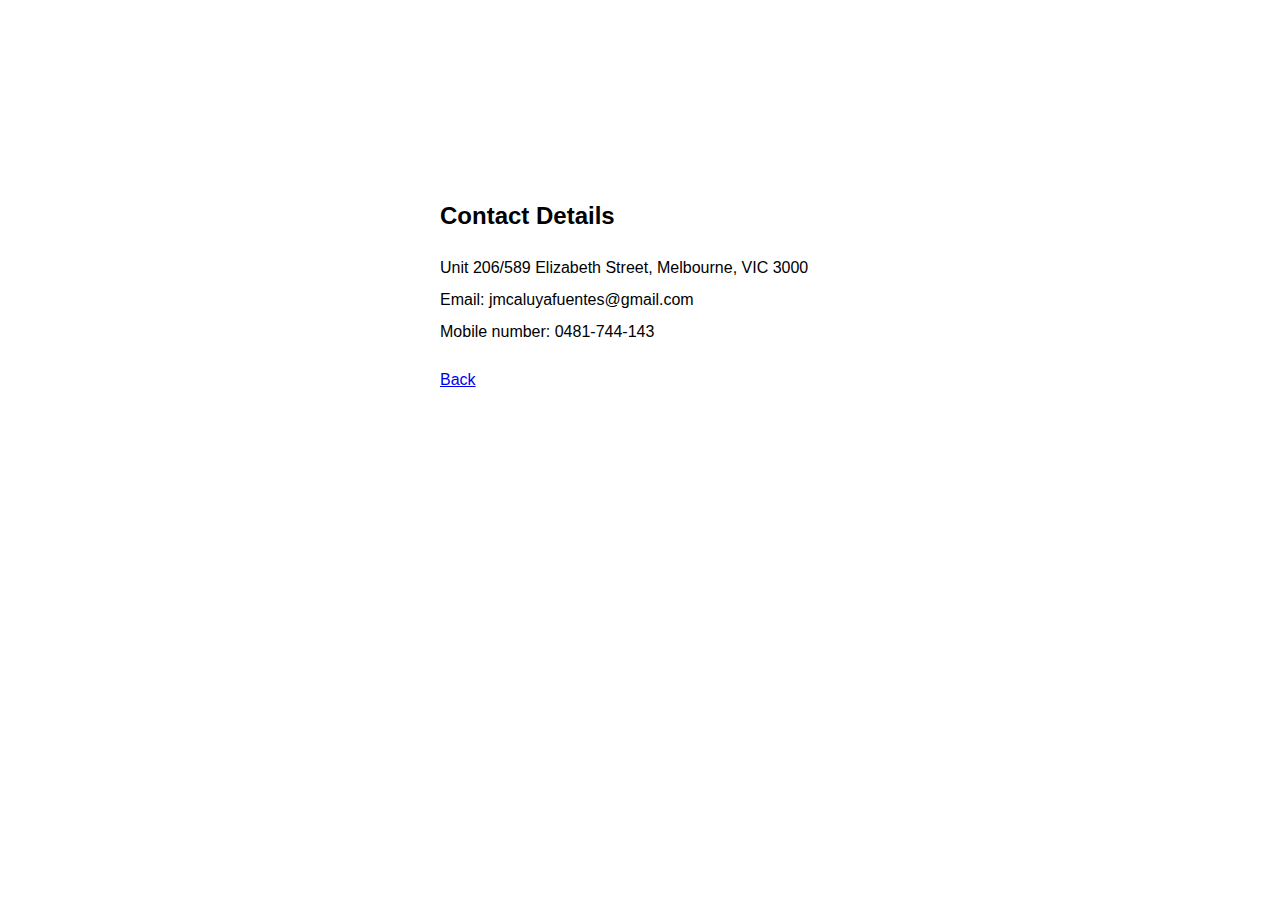
<file: My Resume/public/contactDetails.html>
<!DOCTYPE html>
<html lang="en">
<head>
    <meta charset="UTF-8">
    <meta name="viewport" content="width=device-width, initial-scale=1.0">
    <title>Contact</title>
</head>
<body style="font-family:Arial, Helvetica; width:400px; margin:200px auto; line-height: 2em">
    <h2>Contact Details</h2>
    <p>Unit 206/589 Elizabeth Street, Melbourne, VIC 3000 <br>
    Email: jmcaluyafuentes@gmail.com <br>
    Mobile number: 0481-744-143
    </p>
    <a href="../resume.html#contact-details">Back</a>
</body>
</html>
</file>
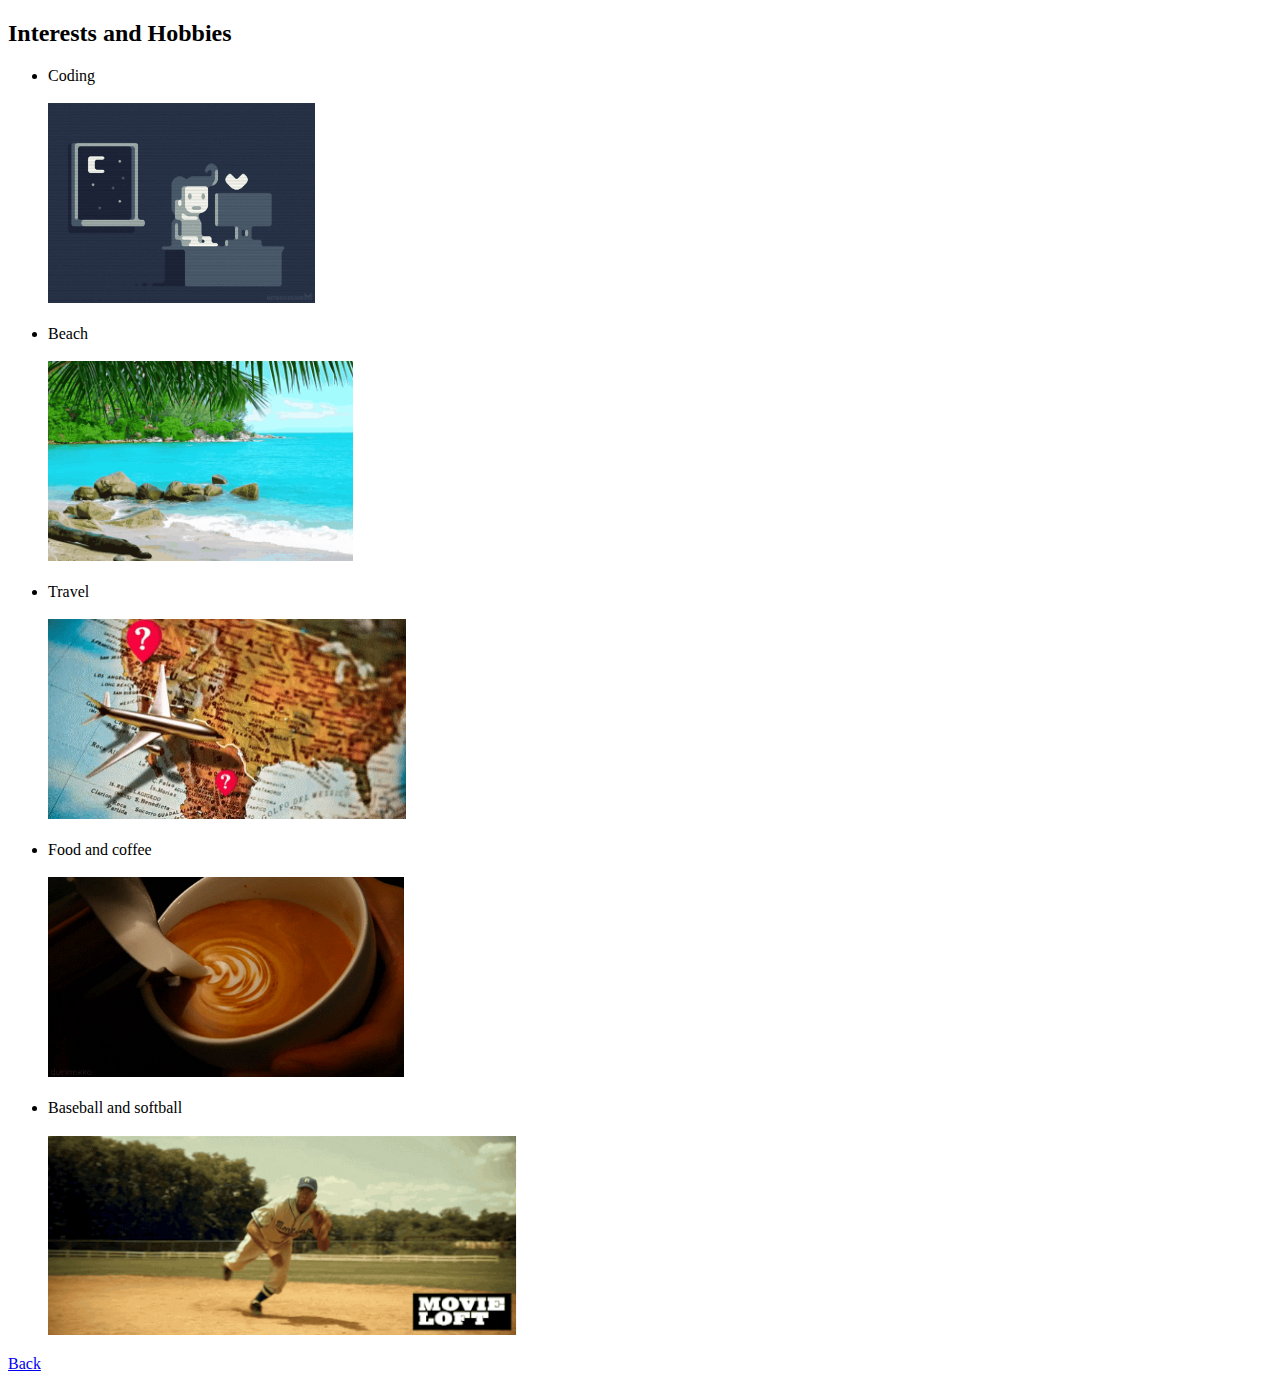
<file: My Resume/public/hobbies.html>
<!DOCTYPE html>
<html lang="en">
<head>
    <meta charset="UTF-8">
    <meta name="viewport" content="width=device-width, initial-scale=1.0">
    <title>Hobbies</title>
</head>
<body>
    <h2>Interests and Hobbies</h2>
    <ul>
        <li>Coding</li><br>
        <img src="../assets/images/coding.gif" alt="a boy loves coding" height="200"><br><br>
        <li>Beach</li><br>
        <img src="../assets/images/beach.gif" alt="waves hiting the rocks in the seashore" height="200"><br><br>
        <li>Travel</li><br>
        <img src="../assets/images/travel.gif" alt="plane travelling around the globe" height="200"><br><br>
        <li>Food and coffee</li><br>
        <img src="../assets/images/coffee.gif" alt="doing latte art on coffee" height="200"><br><br>
        <li>Baseball and softball</li><br>
        <img src="../assets/images/baseball.gif" alt="a baseball player dived to catch the ball" height="200">
    </ul>
    <a href="../resume.html#hobbies">Back</a><br><br>
</body>
</html>
</file>
<file: style.css>
body {
    margin: 0px;
}

img {
    border-radius: 350px;
}

.page1 {
    background-image: url(./images/page1-img.png);
    background-size: cover;
    display: flex;
    height: 100vh;
    justify-content: center;
    align-items: center;
    color: white;
}

.page1 > div {
    display: grid;
    grid-template-columns: 1fr 1fr 1fr;
    grid-template-rows: repeat(12, 1fr);
    width: 100%;
    height: 100%
}
.page1 div h1 {
    font-family: 'Signika Negative', sans-serif;
    font-size: 4rem;
    text-transform: uppercase;
    letter-spacing: 10px;
    grid-area: 5 / 2 / 6 / 3;
    display: flex;
    justify-content: center;
}

.page1 div p {
    font-family: 'Domine', serif;;
    font-size: 1.5rem;
    letter-spacing: 3px;
    grid-area: 6 / 2 / 7 / 3;
    display: flex;
    justify-content: center;
}

.page3 {
    background-image: url(./images/page3-img.png);
    background-size: cover;
    color: white !important;
}

.page5, footer {
    padding: 10px 0 10px 50px;
}
</file>
<file: Encouragement/encouragement.css>
html {
    background-color: black;
    color: white;
    text-align: center;
}
div {
    width: 410px;
    margin: auto;
    margin-top: 20px;

}
img {
    border: 5px solid white;
    height: 390px;
    width: 390px;
}

h1 {
    font-family: 'Libre Baskerville', serif;
    font-size: 2rem;
    text-transform: uppercase;
}

body div p {
    font-family: 'Inconsolata', monospace;
    width: 300px;
    margin: auto;
    font-size: 20px;
}

button {
    border-radius: 9px;
    border: 0;
    padding: 5px 10px;
    margin: 20px 0 10px 0;
    background-color: rgb(176, 228, 241);
}

a {
    text-decoration: none;
    color: black;
}

hr {
    border: 0.2px solid rgb(196, 193, 193);
}

footer {
    font-size: 14px;
}
</file>
<file: My Resume/resume.css>
html {
    background-color: #fcfcfc;
}

body {
    font-family: Arial, Helvetica; 
    width:800px; 
    margin:30px auto; 
    line-height: 2em; 
    padding:20px"
}

div {
    display: inline-block;
    height: 260px;
}

.statement {
    text-align: justify;
}

#profile-photo {
    float: right;
    margin: 10px;
}

table {
    border-collapse: collapse;
    width: 96%;
    margin: 16px;
}

th, td {
    border: 1px solid rgb(177, 174, 174);
    font-size: 15px;
    padding:5px;
    color: black;
}

th {
    height: 40px;
}

tr {
    height: 30px;
}

.li_style{
    list-style-type: circle;
}
</file>
<file: Encouragement/solution/solution.css>
body {
  background-color: black;
}
h1 {
  text-transform: uppercase;
  font-size: 3rem;
}

.poster {
  width: 50%;
  margin-left: 25%;
  margin-top: 100px;
  color: white;
  font-family: "Libre Baskerville", serif;
  text-align: center;
}

.motivation-img {
  border: 5px solid white;
  width: 100%;
}
</file>
